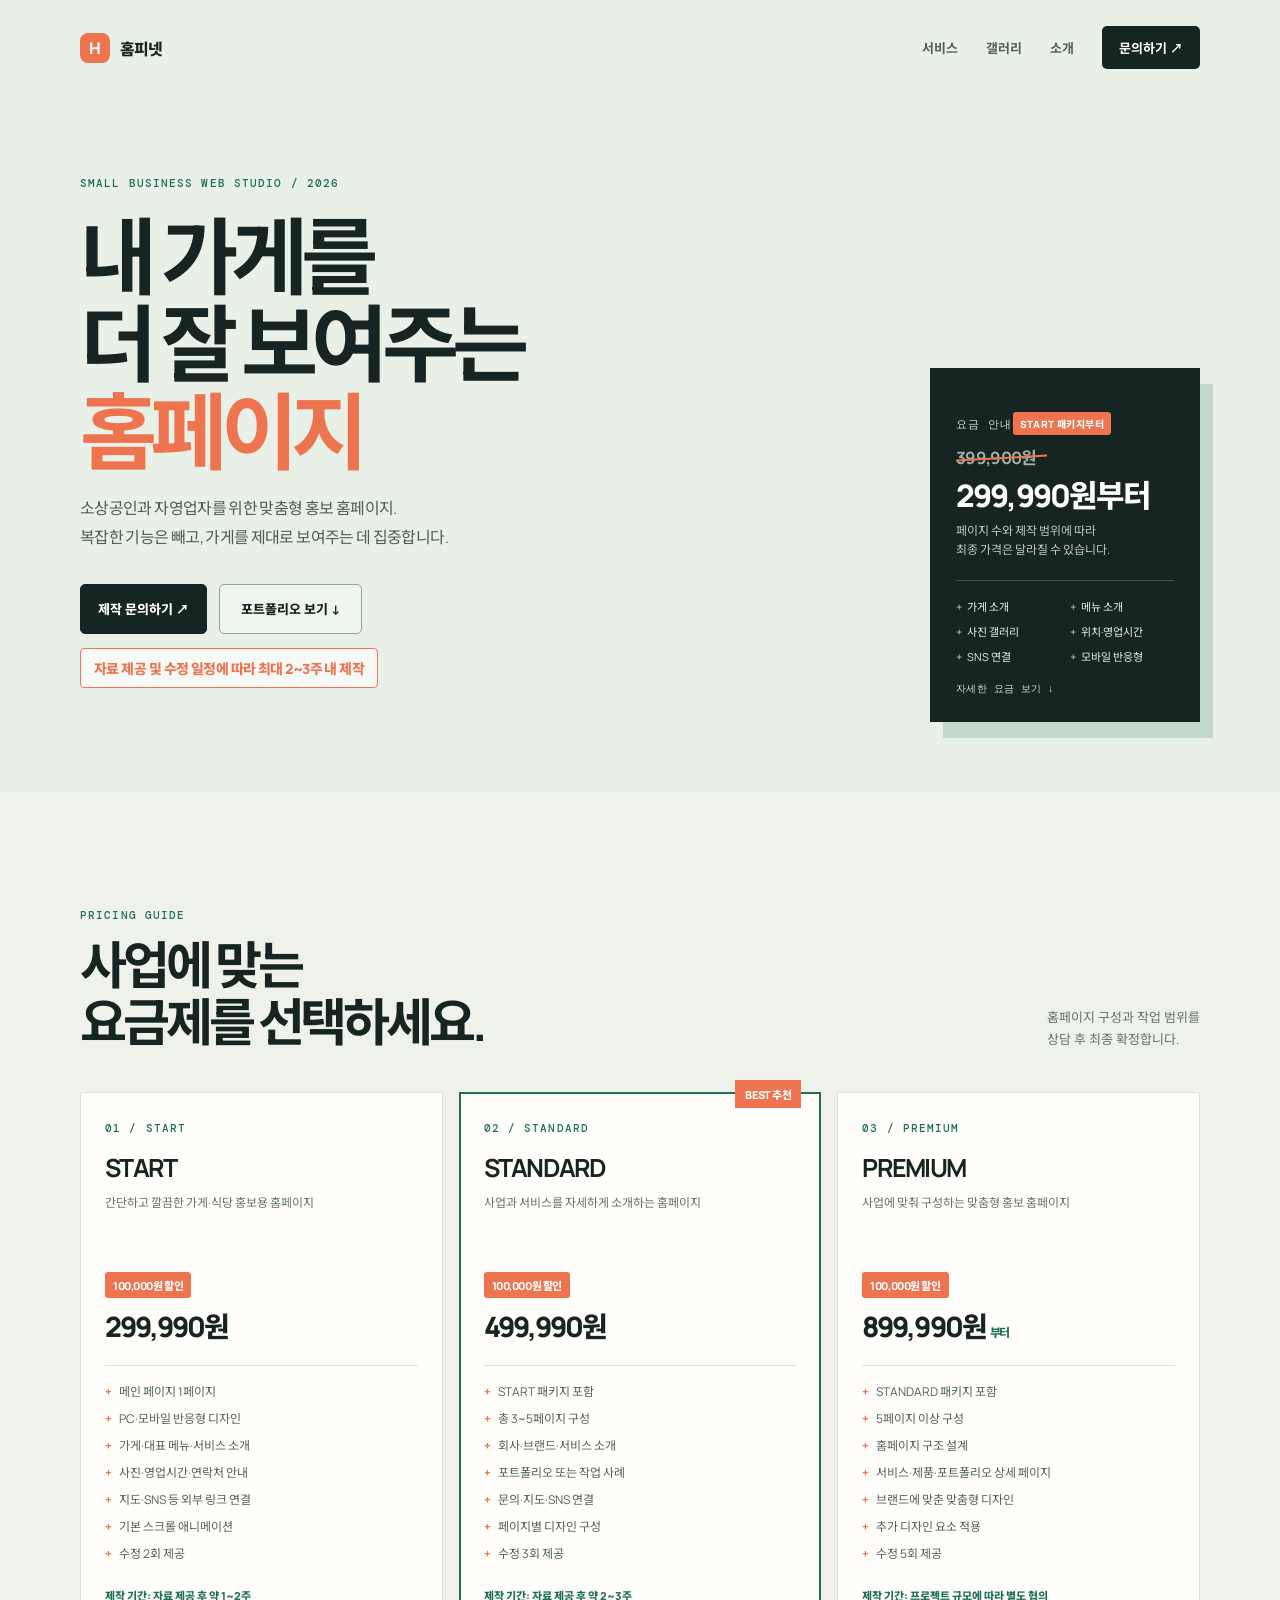
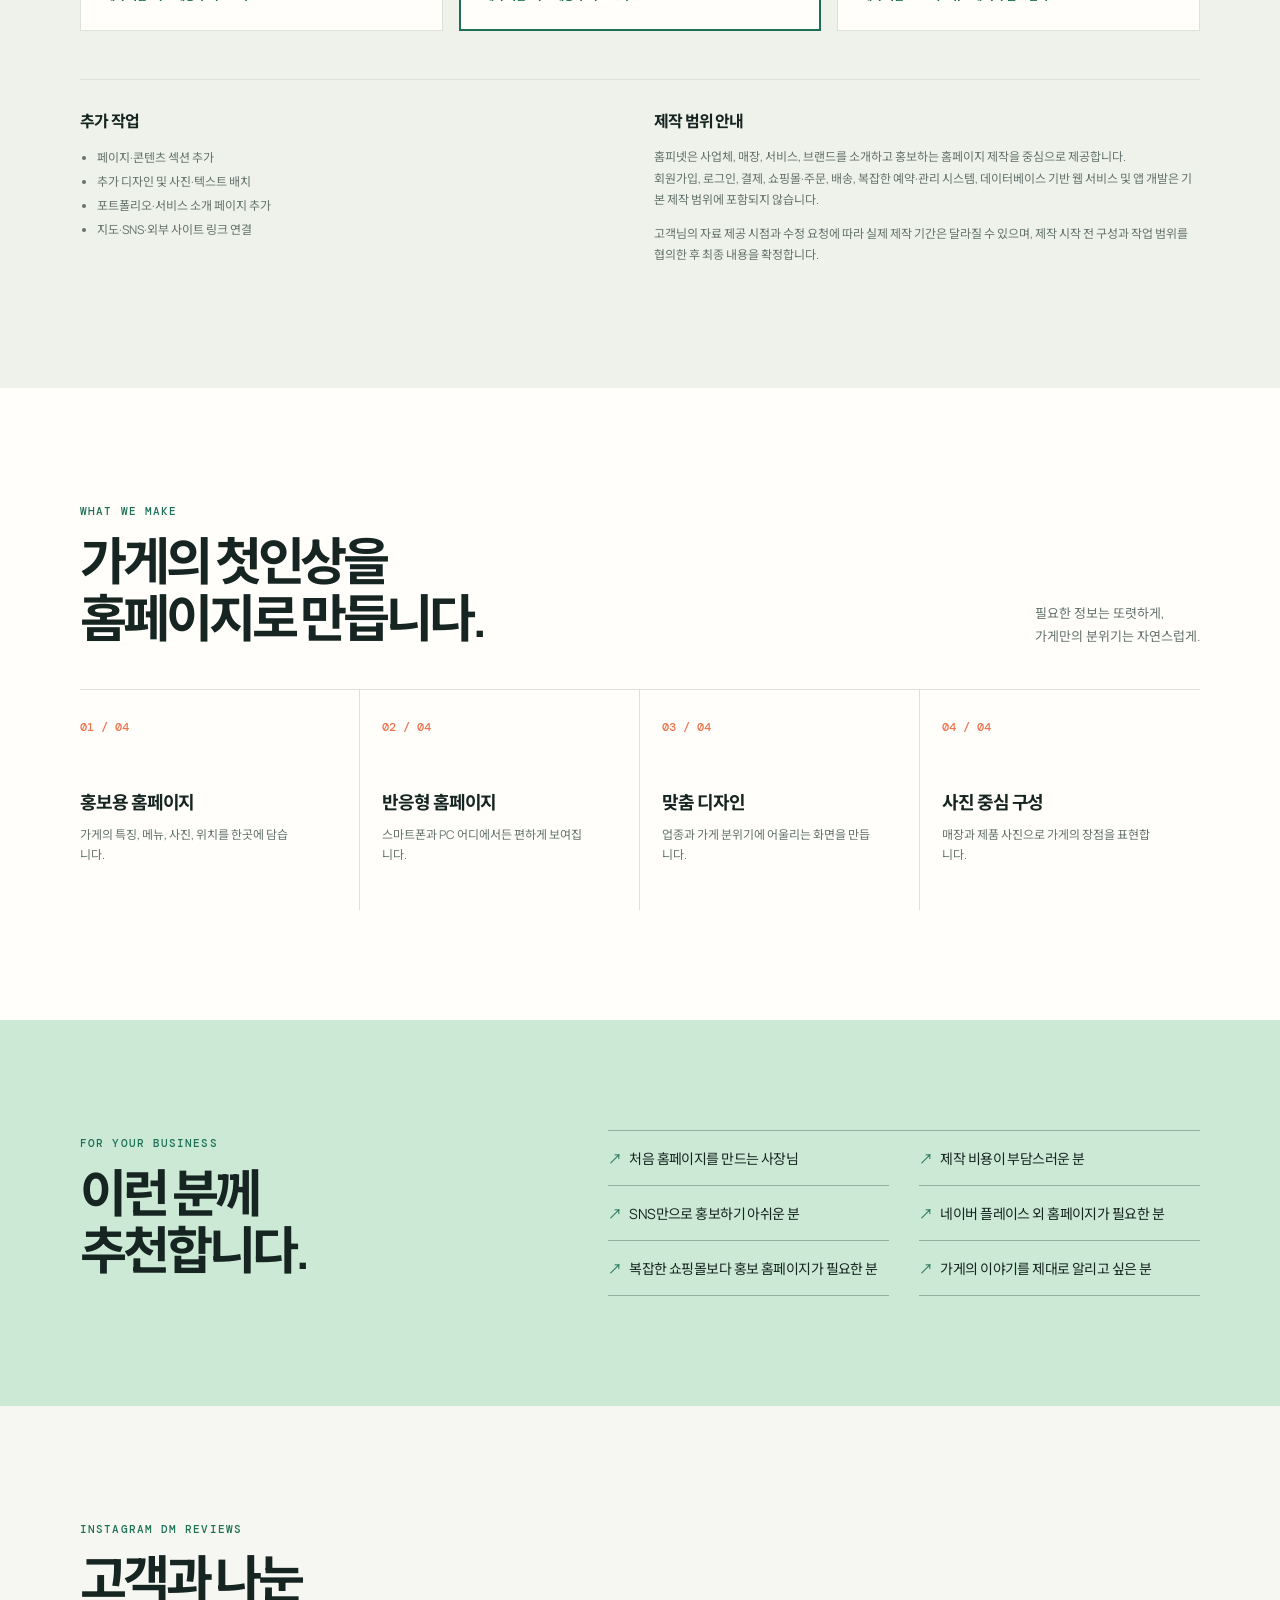
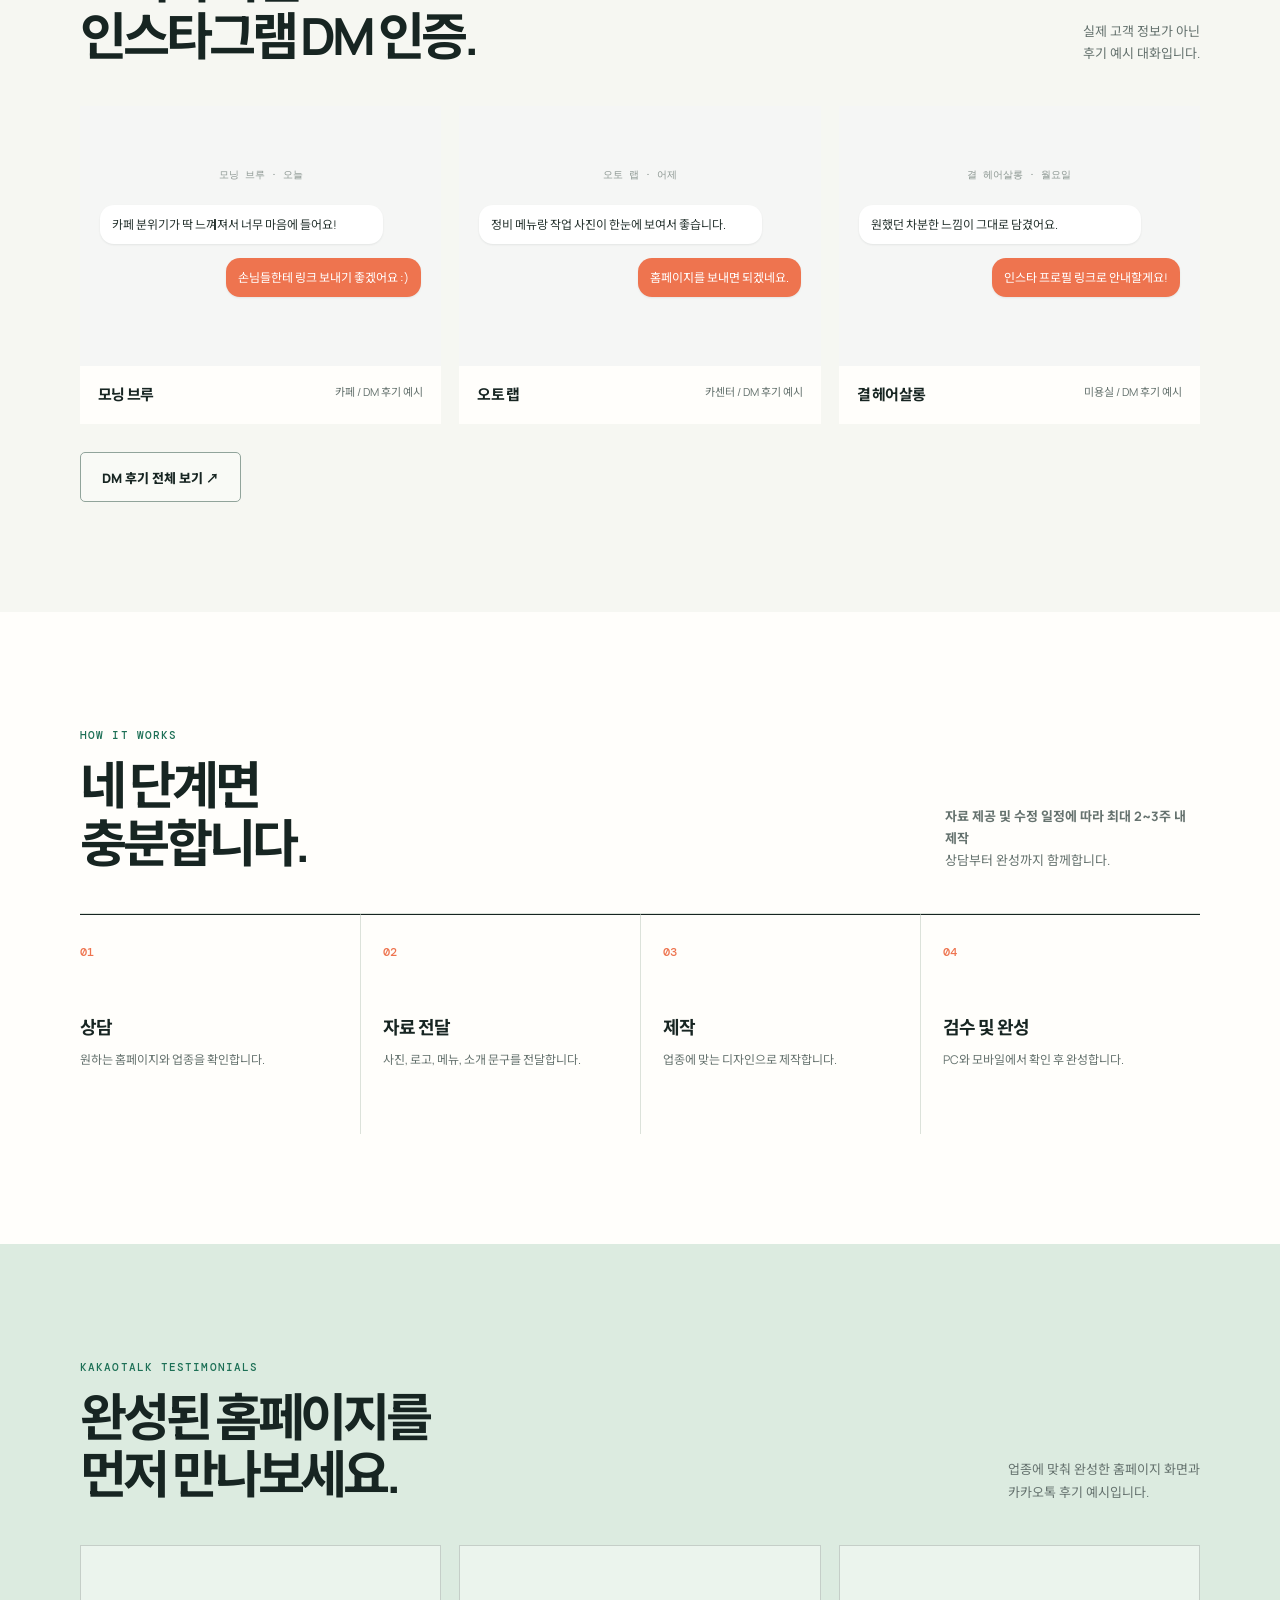
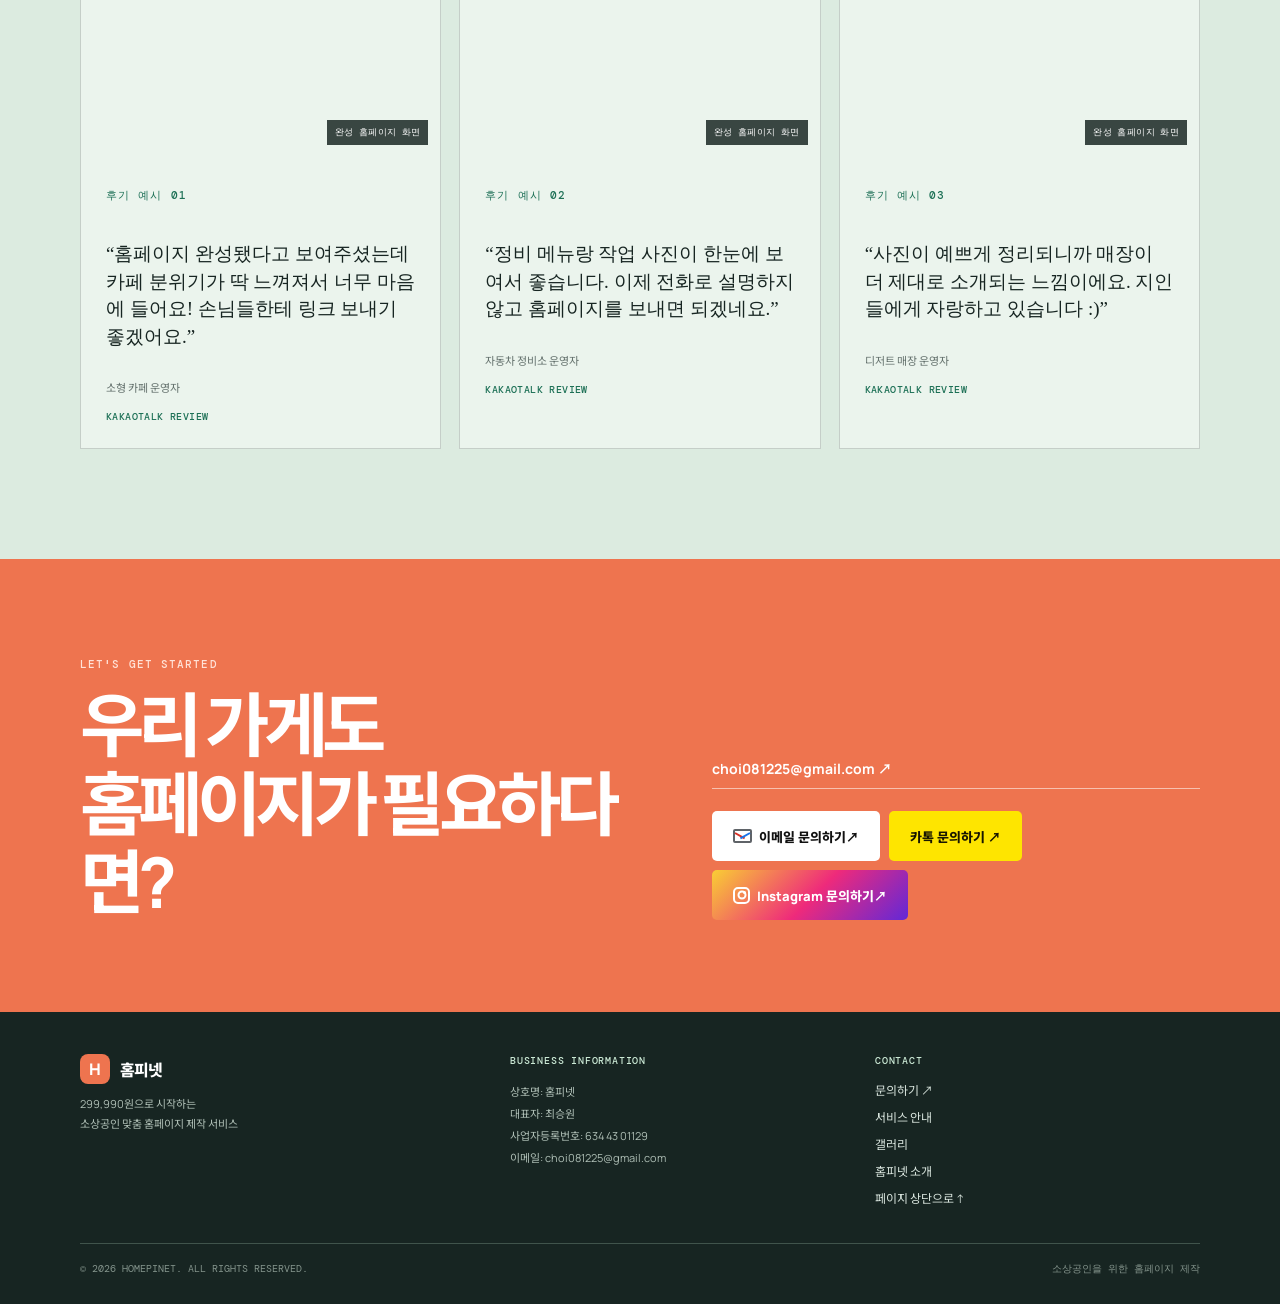
<file: index.html>
<!DOCTYPE html>
<html lang="ko">
<head>
  <meta charset="UTF-8">
  <meta name="viewport" content="width=device-width, initial-scale=1.0">
  <meta name="description" content="소상공인을 위한 맞춤형 홈페이지 제작 서비스 홈피넷">
  <title>홈피넷 | 가게를 더 잘 보여주는 홈페이지</title>
  <link rel="preconnect" href="https://fonts.googleapis.com">
  <link rel="preconnect" href="https://fonts.gstatic.com" crossorigin>
  <link href="https://fonts.googleapis.com/css2?family=DM+Mono:wght@400;500&family=Manrope:wght@500;700;800&family=Noto+Sans+KR:wght@400;600;700;800&display=swap" rel="stylesheet">
  <style>
    :root { --ink:#172522; --muted:#65726e; --paper:#f6f7f2; --mint:#cbe9d5; --green:#1d7056; --orange:#ee744f; --line:#dce2da; }
    * { box-sizing:border-box; }
    html { scroll-behavior:smooth; }
    html, body { min-height:100%; background:var(--paper); }
    body { margin:0; overflow-x:hidden; color:var(--ink); background:var(--paper); font-family:Manrope,"Noto Sans KR",sans-serif; }
    a { color:inherit; text-decoration:none; }
    .wrap { width:min(1120px,calc(100% - 48px)); margin:auto; }
    .eyebrow { color:var(--green); font:500 11px "DM Mono",monospace; letter-spacing:.1em; text-transform:uppercase; }
    header { position:absolute; z-index:2; width:100%; padding:26px 0; }
    nav { display:flex; align-items:center; justify-content:space-between; }
    .logo { display:flex; align-items:center; gap:10px; font-weight:800; letter-spacing:-.06em; }
    .logo-mark { display:grid; width:30px; height:30px; place-items:center; border-radius:8px; color:#fff; background:var(--orange); }
    .nav-links { display:flex; align-items:center; gap:28px; color:#53615d; font-size:13px; font-weight:700; }
    .nav-cta, .button.dark { padding:12px 17px; border-radius:5px; color:#fff; background:var(--ink); }
    .hero { position:relative; min-height:720px; overflow:hidden; padding:170px 0 90px; background:#e8f0e8 url("https://images.unsplash.com/photo-1556742049-0cfed4f6a45d?auto=format&fit=crop&w=2000&q=85") center/cover; }
    .hero::before { position:absolute; inset:0; background:linear-gradient(90deg,rgba(232,240,232,.96),rgba(232,240,232,.72) 55%,rgba(232,240,232,.2)); content:""; }
    .hero-content { position:relative; max-width:670px; }
    h1,h2,h3,p { margin-top:0; }
    h1 { max-width:620px; margin:20px 0; font-size:clamp(48px,7vw,84px); line-height:1.04; letter-spacing:-.08em; }
    h1 em { color:var(--orange); font-style:normal; }
    .hero-copy { max-width:510px; color:#4d5e57; font-size:16px; line-height:1.8; letter-spacing:-.04em; }
    .delivery-note { display:inline-block; margin-top:14px; padding:9px 13px; border:1px solid var(--orange); border-radius:4px; background:rgba(255,255,255,.62); color:var(--orange); font-size:14px; font-weight:800; letter-spacing:-.04em; }
    .actions { display:flex; gap:12px; margin-top:32px; }
    .button { display:inline-flex; min-height:50px; align-items:center; justify-content:center; padding:0 21px; border:1px solid var(--ink); border-radius:5px; font-size:13px; font-weight:800; transition:transform .2s; }
    .button:hover { transform:translateY(-2px); }
    .button.light { border-color:#91a49b; background:rgba(255,255,255,.3); }
    .price-card { position:absolute; right:max(24px,calc((100% - 1120px)/2)); bottom:70px; width:270px; padding:26px; color:#fff; background:var(--ink); box-shadow:13px 16px 0 rgba(29,112,86,.18); }
    .price-card .eyebrow { color:var(--mint); }
    .discount-label { display:inline-block; margin-top:18px; padding:4px 7px; border-radius:3px; color:#fff; background:var(--orange); font-size:10px; font-weight:800; letter-spacing:.04em; }
    .original-price { position:relative; display:block; margin-top:9px; color:#9eafa6; font-size:17px; font-weight:700; letter-spacing:-.04em; }
    .original-price::after { position:absolute; top:50%; left:0; width:91px; height:2px; background:var(--orange); content:""; transform:rotate(-3deg); }
    .price { display:block !important; visibility:visible !important; opacity:1 !important; margin:8px 0 7px; color:#fff !important; white-space:nowrap; font-size:31px; font-weight:800; line-height:1.2; letter-spacing:-.06em; }
    .price small { color:var(--mint); font-size:14px; }
    .price-card p { margin-bottom:20px; color:#b9c9c0; font-size:12px; line-height:1.6; }
    .price-list { display:grid; grid-template-columns:1fr 1fr; gap:9px; margin:0; padding:17px 0 0; border-top:1px solid #3e544b; color:#e2eee6; font-size:11px; list-style:none; }
    .price-list li::before { margin-right:5px; color:var(--mint); content:"+"; }
    .price-card-link { display:block; color:inherit; transition:transform .2s,box-shadow .2s; }
    .price-card-link:hover { color:inherit; transform:translateY(-3px); box-shadow:13px 19px 0 rgba(29,112,86,.2); }
    .price-card-link:focus-visible { outline:3px solid var(--mint); outline-offset:5px; }
    .price-card-hint { display:block; margin-top:18px; color:var(--mint); font:500 10px "DM Mono",monospace; letter-spacing:.04em; }
    section { padding:110px 0; }
    .section-head { display:flex; align-items:end; justify-content:space-between; margin-bottom:42px; }
    h2 { margin:12px 0 0; font-size:clamp(32px,4vw,52px); line-height:1.12; letter-spacing:-.08em; }
    .section-head > p { max-width:255px; margin:0; color:var(--muted); font-size:13px; line-height:1.7; }
    .services, .process { background:#fffefb; }
    .service-grid, .process-grid { display:grid; grid-template-columns:repeat(4,1fr); border-top:1px solid var(--line); }
    .service, .step { min-height:220px; padding:24px 22px 20px 0; border-right:1px solid var(--line); }
    .service:not(:first-child), .step:not(:first-child) { padding-left:22px; }
    .service:last-child { border-right:0; }
    .index { color:var(--orange); font:500 12px "DM Mono",monospace; }
    .service h3, .step h3 { margin:52px 0 11px; font-size:18px; letter-spacing:-.06em; }
    .service p, .step p { max-width:210px; margin:0; color:var(--muted); font-size:12px; line-height:1.7; }
    .audience { background:var(--mint); }
    .audience-layout { display:grid; grid-template-columns:.85fr 1.15fr; gap:90px; }
    .audience-list { display:grid; grid-template-columns:1fr 1fr; gap:0 30px; margin:0; padding:0; border-top:1px solid rgba(23,37,34,.3); list-style:none; }
    .audience-list li { padding:17px 0; border-bottom:1px solid rgba(23,37,34,.3); font-size:14px; letter-spacing:-.04em; }
    .audience-list li::before { margin-right:8px; color:var(--green); content:"↗"; }
    .pricing { background:#eef2ea; }
    .pricing-grid { display:grid; grid-template-columns:repeat(auto-fit,minmax(min(100%,280px),1fr)); gap:16px; }
    .pricing-card { position:relative; min-width:0; display:flex; flex-direction:column; padding:28px 24px 25px; border:1px solid var(--line); background:#fffefb; transition:transform .22s ease, box-shadow .22s ease, border-color .22s ease; }
    .pricing-card:hover, .pricing-card:focus-within { border-color:var(--green); box-shadow:8px 10px 0 rgba(29,112,86,.13); transform:translateY(-6px); }
    .pricing-card.featured { border:2px solid var(--green); padding:27px 23px 24px; }
    .pricing-card.featured::before { position:absolute; top:-14px; right:18px; padding:6px 10px; color:#fff; background:var(--orange); content:"BEST 추천"; font-size:11px; font-weight:800; letter-spacing:-.04em; }
    .pricing-card h3 { margin:15px 0 8px; font-size:25px; letter-spacing:-.07em; }
    .pricing-card > p { min-height:57px; margin-bottom:22px; color:var(--muted); font-size:12px; line-height:1.7; }
    .pricing-discount { display:inline-block; align-self:flex-start; margin-bottom:7px; padding:5px 8px; border-radius:3px; color:#fff; background:var(--orange); font-size:11px; font-weight:800; letter-spacing:-.04em; }
    .pricing-price { margin-bottom:20px; font-size:28px; font-weight:800; letter-spacing:-.07em; }
    .pricing-price small { color:var(--green); font-size:12px; }
    .pricing-features { display:grid; gap:9px; margin:0; padding:17px 0 0; border-top:1px solid var(--line); color:#53615d; font-size:12px; line-height:1.5; list-style:none; }
    .pricing-features li::before { margin-right:7px; color:var(--orange); content:"+"; font-weight:800; }
    .pricing-meta { margin-top:auto; padding-top:24px; color:var(--green); font-size:11px; font-weight:800; line-height:1.6; }
    .pricing-notes { display:grid; grid-template-columns:1fr 1fr; gap:28px; margin-top:48px; padding-top:28px; border-top:1px solid var(--line); }
    .pricing-notes h3 { margin-bottom:14px; font-size:16px; letter-spacing:-.05em; }
    .pricing-notes ul { margin:0; padding-left:17px; color:var(--muted); font-size:12px; line-height:2; }
    .pricing-notes > div:first-child li:last-child { display:none; }
    .pricing-notes p { color:var(--muted); font-size:12px; line-height:1.8; }
    .portfolio-grid, .review-grid { display:grid; grid-template-columns:repeat(3,1fr); gap:18px; }
    .portfolio-link { margin-top:28px; }
    .work { overflow:hidden; background:#fffefb; }
    .work-image { aspect-ratio:1.22; background:center/cover; }
    .dm-preview { display:flex; min-height:260px; flex-direction:column; justify-content:center; padding:24px 20px; background:#f5f6f5; }
    .dm-preview .dm-title { margin-bottom:16px; color:#8b9691; text-align:center; font:10px 'DM Mono',monospace; }
    .dm-preview p { max-width:88%; margin:7px 0; padding:10px 12px; border-radius:14px; color:#273430; background:#fff; font-size:12px; line-height:1.6; box-shadow:0 1px 2px rgba(23,37,34,.08); }
    .dm-preview p:last-child { align-self:flex-end; color:#fff; background:var(--orange); }
    .work:nth-child(1) .work-image { background-image:url("https://images.unsplash.com/photo-1495474472287-4d71bcdd2085?auto=format&fit=crop&w=1000&q=85"); }
    .work:nth-child(2) .work-image { background-image:url("https://images.unsplash.com/photo-1487754180451-c456f719a1fc?auto=format&fit=crop&w=1000&q=85"); }
    .work:nth-child(3) .work-image { background-image:url("https://images.unsplash.com/photo-1560066984-138dadb4c035?auto=format&fit=crop&w=1000&q=85"); }
    .work-info { display:flex; justify-content:space-between; padding:17px 18px 19px; }
    .work-info strong { font-size:15px; letter-spacing:-.05em; } .work-info span { color:var(--muted); font-size:11px; }
    .step { border-top:1px solid var(--ink); border-right:0; } .step:not(:first-child) { border-left:1px solid var(--line); }
    .reviews { background:#dcebe0; }
    .review { overflow:hidden; border:1px solid rgba(23,37,34,.18); background:rgba(255,255,255,.42); }
    .review-image { position:relative; aspect-ratio:1.7; background:center/cover; }
    .review-image::after { position:absolute; right:12px; bottom:12px; padding:6px 8px; color:#fff; background:rgba(23,37,34,.84); font:500 9px "DM Mono",monospace; letter-spacing:.04em; content:"완성 홈페이지 화면"; }
    .review:nth-child(1) .review-image { background-image:url("https://images.unsplash.com/photo-1495474472287-4d71bcdd2085?auto=format&fit=crop&w=1000&q=85"); }
    .review:nth-child(2) .review-image { background-image:url("https://images.unsplash.com/photo-1487754180451-c456f719a1fc?auto=format&fit=crop&w=1000&q=85"); }
    .review:nth-child(3) .review-image { background-image:url("https://images.unsplash.com/photo-1551024506-0bccd828d307?auto=format&fit=crop&w=1000&q=85"); }
    .review-copy { padding:25px; } .review-channel { display:block; margin-top:13px; color:var(--green); font:500 10px "DM Mono",monospace; letter-spacing:.04em; }
    blockquote { margin:36px 0 25px; font-family:Georgia,serif; font-size:19px; line-height:1.45; }
    cite { color:var(--muted); font-size:11px; font-style:normal; }
    .contact { padding:92px 0; color:#fff; background:var(--orange); }
    .contact-inner { display:flex; align-items:end; justify-content:space-between; gap:40px; }
    .contact .eyebrow { color:#ffe2d8; } .contact h2 { font-size:clamp(38px,6vw,70px); }
    .contact-right { min-width:270px; } .contact-email { display:block; margin-bottom:22px; padding-bottom:10px; border-bottom:1px solid rgba(255,255,255,.55); font-size:14px; font-weight:700; }
    .contact-buttons { display:flex; flex-wrap:wrap; gap:9px; } .contact .button { border:0; background:#fff; } .contact .button.email { color:#111; } .contact .button.kakao { color:#181600; background:#fee500; } .contact .button.instagram { color:#fff; background:linear-gradient(135deg,#f9ce34,#ee2a7b 52%,#6228d7); } .instagram-icon { position:relative; display:inline-block; width:17px; height:17px; margin-right:7px; border:2px solid currentColor; border-radius:5px; } .instagram-icon::before { position:absolute; top:50%; left:50%; width:5px; height:5px; border:2px solid currentColor; border-radius:50%; content:""; transform:translate(-50%,-50%); } .instagram-icon::after { position:absolute; top:2px; right:2px; width:3px; height:3px; border-radius:50%; background:currentColor; content:""; } .gmail-icon { position:relative; display:inline-block; width:19px; height:14px; margin-right:7px; border:2px solid #5f6368; border-radius:2px; } .gmail-icon::before, .gmail-icon::after { position:absolute; top:1px; width:11px; height:2px; content:""; } .gmail-icon::before { left:0; background:#d93025; transform:rotate(29deg); transform-origin:left center; } .gmail-icon::after { right:0; background:#1a73e8; transform:rotate(-29deg); transform-origin:right center; }
    footer { padding:42px 0 28px; color:#fff; background:var(--ink); } footer p { margin:10px 0 0; color:#aebeb5; font-size:11px; line-height:1.8; } .footer-top { display:grid; grid-template-columns:1.2fr 1fr 1fr; gap:40px; padding-bottom:36px; border-bottom:1px solid #40544c; } .footer-heading { display:block; margin-bottom:14px; color:var(--mint); font:500 10px "DM Mono",monospace; letter-spacing:.08em; text-transform:uppercase; } .footer-info { margin:0; color:#aebeb5; font-size:11px; line-height:2; } .footer-links { display:grid; gap:9px; color:#d9e5de; font-size:12px; } .footer-links a:hover { color:var(--mint); } .footer-mail { color:var(--mint); font-size:12px; } .footer-bottom { display:flex; justify-content:space-between; padding-top:18px; color:#84948c; font:10px "DM Mono",monospace; }
    @media (max-width:800px) { .wrap{width:min(calc(100% - 36px),600px)} .nav-links a:not(.nav-cta){display:none} .hero{min-height:850px;padding-top:125px;background-position:65% center} .hero::before{background:linear-gradient(180deg,rgba(232,240,232,.95) 10%,rgba(232,240,232,.72) 55%,rgba(232,240,232,.94))} .actions{flex-wrap:wrap}.button{max-width:100%;} .price-card{position:relative;right:auto;bottom:auto;width:100%;margin-top:52px} section{padding:80px 0} .section-head{display:block;margin-bottom:30px}.section-head>p{margin-top:16px}.service-grid,.process-grid{grid-template-columns:1fr 1fr}.service,.service:not(:first-child){min-height:205px;padding:20px 14px 18px 0}.service:nth-child(2n){padding-left:14px;border-right:0}.service:nth-child(n+3){border-top:1px solid var(--line)}.audience-layout{display:block}.audience-list{margin-top:40px}.pricing-grid{grid-template-columns:1fr;gap:12px}.pricing-card{padding:24px 20px 22px}.pricing-card.featured{padding:23px 19px 21px}.pricing-card>p{min-height:0}.pricing-notes{grid-template-columns:1fr;gap:22px;margin-top:36px}.portfolio-grid,.review-grid{grid-template-columns:1fr;gap:12px}.step,.step:not(:first-child){min-height:190px;padding:19px 12px 0 0}.step:nth-child(2n){padding-left:12px}.step:nth-child(n+3){border-top:1px solid var(--ink)}.contact-inner{display:block}.contact-right{margin-top:36px}.footer-top,.footer-bottom{display:block}.footer-top>div+div{margin-top:28px}.footer-bottom span{display:block;margin-top:9px} }
  </style>
  <link rel="stylesheet" href="responsive.css">
</head>
<body>
  <header><nav class="wrap" aria-label="주요 메뉴"><a class="logo" href="index.html"><span class="logo-mark">H</span>홈피넷</a><div class="nav-links"><a href="service.html">서비스</a><a href="gallery.html">갤러리</a><a href="about.html">소개</a><a class="nav-cta" href="contact.html">문의하기 ↗</a></div></nav></header>
  <main id="top">
    <section class="hero"><div class="wrap"><div class="hero-content"><span class="eyebrow">Small business web studio / 2026</span><h1>내 가게를<br>더 잘 보여주는<br><em>홈페이지</em></h1><p class="hero-copy">소상공인과 자영업자를 위한 맞춤형 홍보 홈페이지.<br>복잡한 기능은 빼고, 가게를 제대로 보여주는 데 집중합니다.</p><div class="actions"><a class="button dark" href="mailto:choi081225@gmail.com?subject=홈페이지 제작 문의">제작 문의하기 ↗</a><a class="button light" href="#portfolio">포트폴리오 보기 ↓</a></div><p class="delivery-note">자료 제공 및 수정 일정에 따라 최대 2~3주 내 제작</p></div><a class="price-card price-card-link" href="#pricing" aria-label="요금 안내 자세히 보기"><span class="eyebrow">요금 안내</span><span class="discount-label">START 패키지부터</span><span class="original-price">399,900원</span><div class="price">299,990원부터</div><p>페이지 수와 제작 범위에 따라<br>최종 가격은 달라질 수 있습니다.</p><ul class="price-list"><li>가게 소개</li><li>메뉴 소개</li><li>사진 갤러리</li><li>위치·영업시간</li><li>SNS 연결</li><li>모바일 반응형</li></ul><span class="price-card-hint">자세한 요금 보기 ↓</span></a></div></section>
    <section class="pricing" id="pricing"><div class="wrap"><div class="section-head"><div><span class="eyebrow">Pricing guide</span><h2>사업에 맞는<br>요금제를 선택하세요.</h2></div><p>홈페이지 구성과 작업 범위를<br>상담 후 최종 확정합니다.</p></div><div class="pricing-grid"><article class="pricing-card"><span class="eyebrow">01 / START</span><h3>START</h3><p>간단하고 깔끔한 가게·식당 홍보용 홈페이지</p><span class="pricing-discount">100,000원 할인</span><div class="pricing-price">299,990원</div><ul class="pricing-features"><li>메인 페이지 1페이지</li><li>PC·모바일 반응형 디자인</li><li>가게·대표 메뉴·서비스 소개</li><li>사진·영업시간·연락처 안내</li><li>지도·SNS 등 외부 링크 연결</li><li>기본 스크롤 애니메이션</li><li>수정 2회 제공</li></ul><div class="pricing-meta">제작 기간: 자료 제공 후 약 1~2주</div></article><article class="pricing-card featured"><span class="eyebrow">02 / STANDARD</span><h3>STANDARD</h3><p>사업과 서비스를 자세하게 소개하는 홈페이지</p><span class="pricing-discount">100,000원 할인</span><div class="pricing-price">499,990원</div><ul class="pricing-features"><li>START 패키지 포함</li><li>총 3~5페이지 구성</li><li>회사·브랜드·서비스 소개</li><li>포트폴리오 또는 작업 사례</li><li>문의·지도·SNS 연결</li><li>페이지별 디자인 구성</li><li>수정 3회 제공</li></ul><div class="pricing-meta">제작 기간: 자료 제공 후 약 2~3주</div></article><article class="pricing-card"><span class="eyebrow">03 / PREMIUM</span><h3>PREMIUM</h3><p>사업에 맞춰 구성하는 맞춤형 홍보 홈페이지</p><span class="pricing-discount">100,000원 할인</span><div class="pricing-price">899,990원 <small>부터</small></div><ul class="pricing-features"><li>STANDARD 패키지 포함</li><li>5페이지 이상 구성</li><li>홈페이지 구조 설계</li><li>서비스·제품·포트폴리오 상세 페이지</li><li>브랜드에 맞춘 맞춤형 디자인</li><li>추가 디자인 요소 적용</li><li>수정 5회 제공</li></ul><div class="pricing-meta">제작 기간: 프로젝트 규모에 따라 별도 협의</div></article></div><div class="pricing-notes"><div><h3>추가 작업</h3><ul><li>페이지·콘텐츠 섹션 추가</li><li>추가 디자인 및 사진·텍스트 배치</li><li>포트폴리오·서비스 소개 페이지 추가</li><li>지도·SNS·외부 사이트 링크 연결</li><li>도메인 및 호스팅 연결 지원</li></ul></div><div><h3>제작 범위 안내</h3><p>홈피넷은 사업체, 매장, 서비스, 브랜드를 소개하고 홍보하는 홈페이지 제작을 중심으로 제공합니다.<br>회원가입, 로그인, 결제, 쇼핑몰·주문, 배송, 복잡한 예약·관리 시스템, 데이터베이스 기반 웹 서비스 및 앱 개발은 기본 제작 범위에 포함되지 않습니다.</p><p>고객님의 자료 제공 시점과 수정 요청에 따라 실제 제작 기간은 달라질 수 있으며, 제작 시작 전 구성과 작업 범위를 협의한 후 최종 내용을 확정합니다.</p></div></div></div></section>
    <section class="services" id="service"><div class="wrap"><div class="section-head"><div><span class="eyebrow">What we make</span><h2>가게의 첫인상을<br>홈페이지로 만듭니다.</h2></div><p>필요한 정보는 또렷하게,<br>가게만의 분위기는 자연스럽게.</p></div><div class="service-grid"><article class="service"><span class="index">01 / 04</span><h3>홍보용 홈페이지</h3><p>가게의 특징, 메뉴, 사진, 위치를 한곳에 담습니다.</p></article><article class="service"><span class="index">02 / 04</span><h3>반응형 홈페이지</h3><p>스마트폰과 PC 어디에서든 편하게 보여집니다.</p></article><article class="service"><span class="index">03 / 04</span><h3>맞춤 디자인</h3><p>업종과 가게 분위기에 어울리는 화면을 만듭니다.</p></article><article class="service"><span class="index">04 / 04</span><h3>사진 중심 구성</h3><p>매장과 제품 사진으로 가게의 장점을 표현합니다.</p></article></div></div></section>
    <section class="audience"><div class="wrap audience-layout"><div><span class="eyebrow">For your business</span><h2>이런 분께<br>추천합니다.</h2></div><ul class="audience-list"><li>처음 홈페이지를 만드는 사장님</li><li>제작 비용이 부담스러운 분</li><li>SNS만으로 홍보하기 아쉬운 분</li><li>네이버 플레이스 외 홈페이지가 필요한 분</li><li>복잡한 쇼핑몰보다 홍보 홈페이지가 필요한 분</li><li>가게의 이야기를 제대로 알리고 싶은 분</li></ul></div></section>
    <section id="portfolio"><div class="wrap"><div class="section-head"><div><span class="eyebrow">Instagram DM reviews</span><h2>고객과 나눈<br>인스타그램 DM 인증.</h2></div><p>실제 고객 정보가 아닌<br>후기 예시 대화입니다.</p></div><div class="portfolio-grid"><article class="work"><div class="dm-preview"><span class="dm-title">모닝 브루 · 오늘</span><p>카페 분위기가 딱 느껴져서 너무 마음에 들어요!</p><p>손님들한테 링크 보내기 좋겠어요 :)</p></div><div class="work-info"><strong>모닝 브루</strong><span>카페 / DM 후기 예시</span></div></article><article class="work"><div class="dm-preview"><span class="dm-title">오토 랩 · 어제</span><p>정비 메뉴랑 작업 사진이 한눈에 보여서 좋습니다.</p><p>홈페이지를 보내면 되겠네요.</p></div><div class="work-info"><strong>오토 랩</strong><span>카센터 / DM 후기 예시</span></div></article><article class="work"><div class="dm-preview"><span class="dm-title">결 헤어살롱 · 월요일</span><p>원했던 차분한 느낌이 그대로 담겼어요.</p><p>인스타 프로필 링크로 안내할게요!</p></div><div class="work-info"><strong>결 헤어살롱</strong><span>미용실 / DM 후기 예시</span></div></article></div><a class="button light portfolio-link" href="gallery.html">DM 후기 전체 보기 ↗</a></div></section>
    <section class="process" id="process"><div class="wrap"><div class="section-head"><div><span class="eyebrow">How it works</span><h2>네 단계면<br>충분합니다.</h2></div><p><strong>자료 제공 및 수정 일정에 따라 최대 2~3주 내 제작</strong><br>상담부터 완성까지 함께합니다.</p></div><div class="process-grid"><article class="step"><span class="index">01</span><h3>상담</h3><p>원하는 홈페이지와 업종을 확인합니다.</p></article><article class="step"><span class="index">02</span><h3>자료 전달</h3><p>사진, 로고, 메뉴, 소개 문구를 전달합니다.</p></article><article class="step"><span class="index">03</span><h3>제작</h3><p>업종에 맞는 디자인으로 제작합니다.</p></article><article class="step"><span class="index">04</span><h3>검수 및 완성</h3><p>PC와 모바일에서 확인 후 완성합니다.</p></article></div></div></section>
    <section class="reviews"><div class="wrap"><div class="section-head"><div><span class="eyebrow">KakaoTalk testimonials</span><h2>완성된 홈페이지를<br>먼저 만나보세요.</h2></div><p>업종에 맞춰 완성한 홈페이지 화면과<br>카카오톡 후기 예시입니다.</p></div><div class="review-grid"><article class="review"><div class="review-image" role="img" aria-label="카페 홈페이지 완성 화면에 활용된 따뜻한 카페 사진"></div><div class="review-copy"><span class="eyebrow">후기 예시 01</span><blockquote>“홈페이지 완성됐다고 보여주셨는데 카페 분위기가 딱 느껴져서 너무 마음에 들어요! 손님들한테 링크 보내기 좋겠어요.”</blockquote><cite>소형 카페 운영자</cite><span class="review-channel">KAKAOTALK REVIEW</span></div></article><article class="review"><div class="review-image" role="img" aria-label="자동차 정비소 홈페이지 완성 화면에 활용된 정비소 사진"></div><div class="review-copy"><span class="eyebrow">후기 예시 02</span><blockquote>“정비 메뉴랑 작업 사진이 한눈에 보여서 좋습니다. 이제 전화로 설명하지 않고 홈페이지를 보내면 되겠네요.”</blockquote><cite>자동차 정비소 운영자</cite><span class="review-channel">KAKAOTALK REVIEW</span></div></article><article class="review"><div class="review-image" role="img" aria-label="디저트 홈페이지 완성 화면에 활용된 디저트 사진"></div><div class="review-copy"><span class="eyebrow">후기 예시 03</span><blockquote>“사진이 예쁘게 정리되니까 매장이 더 제대로 소개되는 느낌이에요. 지인들에게 자랑하고 있습니다 :)”</blockquote><cite>디저트 매장 운영자</cite><span class="review-channel">KAKAOTALK REVIEW</span></div></article></div></div></section>
    <section class="contact" id="contact"><div class="wrap contact-inner"><div><span class="eyebrow">Let's get started</span><h2>우리 가게도<br>홈페이지가 필요하다면?</h2></div><div class="contact-right"><a class="contact-email" href="mailto:choi081225@gmail.com?subject=홈페이지 제작 문의">choi081225@gmail.com ↗</a><div class="contact-buttons"><a class="button email" href="mailto:choi081225@gmail.com?subject=홈페이지 제작 문의"><span class="gmail-icon" aria-hidden="true"></span><span>이메일 문의하기</span> ↗</a><a class="button kakao" href="https://open.kakao.com/o/sHHHB3Ji" target="_blank" rel="noopener noreferrer">카톡 문의하기 ↗</a><a class="button instagram" href="https://www.instagram.com/homep.net_official/" target="_blank" rel="noopener noreferrer"><span class="instagram-icon" aria-hidden="true"></span><span>Instagram 문의하기</span> ↗</a></div></div></div></section>
  </main>
  <footer><div class="wrap"><div class="footer-top"><div><a class="logo" href="index.html"><span class="logo-mark">H</span>홈피넷</a><p>299,990원으로 시작하는<br>소상공인 맞춤 홈페이지 제작 서비스</p></div><div><span class="footer-heading">Business information</span><p class="footer-info">상호명: 홈피넷<br>대표자: 최승원<br>사업자등록번호: 634 43 01129<br>이메일: choi081225@gmail.com</p></div><div><span class="footer-heading">Contact</span><div class="footer-links"><a href="contact.html">문의하기 ↗</a><a href="service.html">서비스 안내</a><a href="gallery.html">갤러리</a><a href="about.html">홈피넷 소개</a><a href="index.html">페이지 상단으로 ↑</a></div></div></div><div class="footer-bottom"><span>© 2026 HOMEPINET. ALL RIGHTS RESERVED.</span><span>소상공인을 위한 홈페이지 제작</span></div></div></footer>
</body>
</html>
</file>
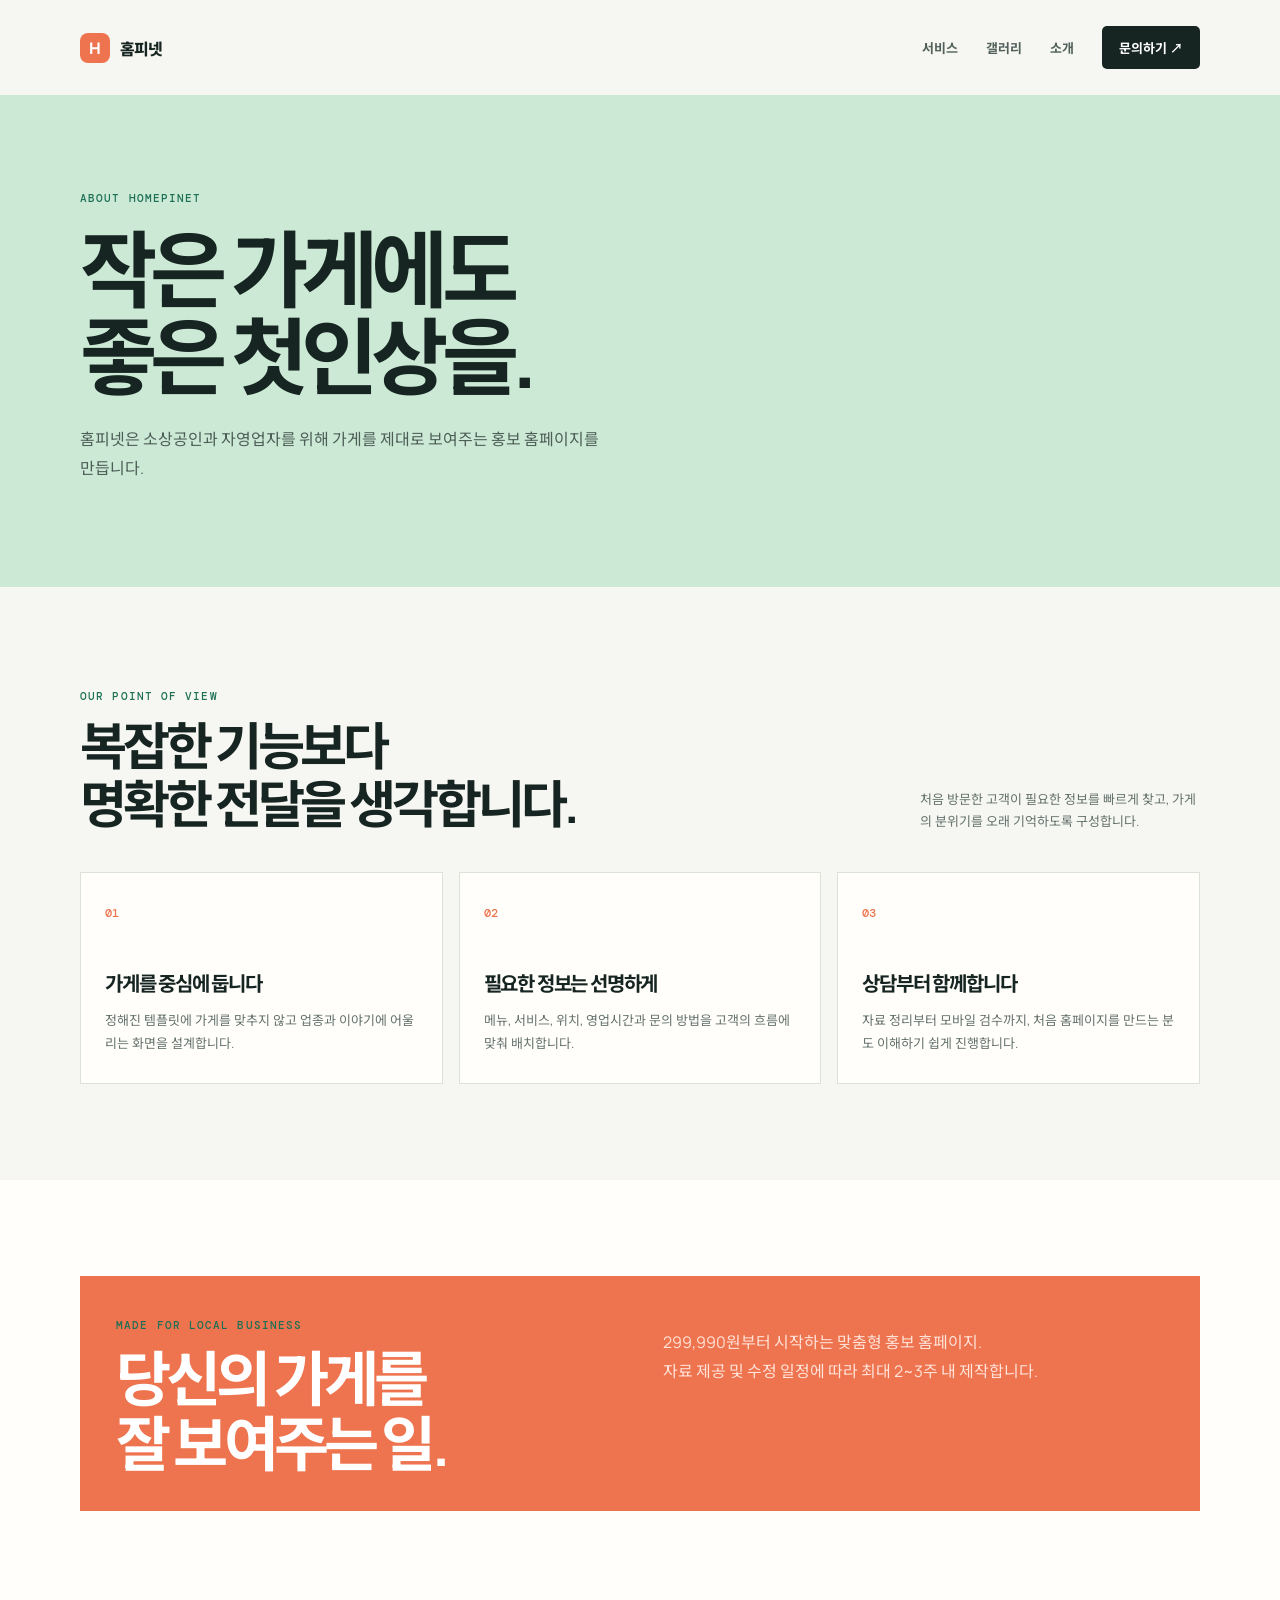
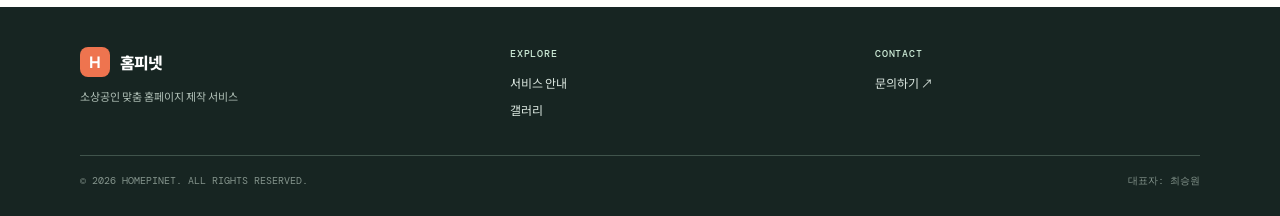
<file: about.html>
<!doctype html>
<html lang="ko"><head><meta charset="UTF-8"><meta name="viewport" content="width=device-width, initial-scale=1.0"><meta name="description" content="소상공인을 위한 홈페이지 제작 스튜디오 홈피넷 소개"><title>소개 | 홈피넷</title><link rel="preconnect" href="https://fonts.googleapis.com"><link rel="preconnect" href="https://fonts.gstatic.com" crossorigin><link href="https://fonts.googleapis.com/css2?family=DM+Mono:wght@400;500&family=Manrope:wght@500;700;800&family=Noto+Sans+KR:wght@400;600;700;800&display=swap" rel="stylesheet"><link rel="stylesheet" href="site.css"></head><body><header class="header"><nav class="nav wrap" aria-label="주요 메뉴"><a class="logo" href="index.html"><span class="logo-mark">H</span>홈피넷</a><div class="nav-links"><a href="service.html">서비스</a><a href="gallery.html">갤러리</a><a href="about.html">소개</a><a class="nav-cta" href="contact.html">문의하기 ↗</a></div></nav></header><main><section class="page-hero"><div class="wrap"><span class="eyebrow">About Homepinet</span><h1>작은 가게에도<br>좋은 첫인상을.</h1><p>홈피넷은 소상공인과 자영업자를 위해 가게를 제대로 보여주는 홍보 홈페이지를 만듭니다.</p></div></section><section class="page-main"><div class="wrap"><div class="section-head"><div><span class="eyebrow">Our point of view</span><h2>복잡한 기능보다<br>명확한 전달을 생각합니다.</h2></div><p>처음 방문한 고객이 필요한 정보를 빠르게 찾고, 가게의 분위기를 오래 기억하도록 구성합니다.</p></div><div class="grid"><article class="panel"><span class="index">01</span><h3>가게를 중심에 둡니다</h3><p>정해진 템플릿에 가게를 맞추지 않고 업종과 이야기에 어울리는 화면을 설계합니다.</p></article><article class="panel"><span class="index">02</span><h3>필요한 정보는 선명하게</h3><p>메뉴, 서비스, 위치, 영업시간과 문의 방법을 고객의 흐름에 맞춰 배치합니다.</p></article><article class="panel"><span class="index">03</span><h3>상담부터 함께합니다</h3><p>자료 정리부터 모바일 검수까지, 처음 홈페이지를 만드는 분도 이해하기 쉽게 진행합니다.</p></article></div></div></section><section class="page-main band"><div class="wrap"><div class="contact-box"><div><span class="eyebrow">Made for local business</span><h2>당신의 가게를<br>잘 보여주는 일.</h2></div><p>299,990원부터 시작하는 맞춤형 홍보 홈페이지.<br>자료 제공 및 수정 일정에 따라 최대 2~3주 내 제작합니다.</p></div></div></section></main><footer class="footer"><div class="wrap"><div class="footer-top"><div><a class="logo" href="index.html"><span class="logo-mark">H</span>홈피넷</a><p>소상공인 맞춤 홈페이지 제작 서비스</p></div><div><span class="footer-heading">Explore</span><div class="footer-links"><a href="service.html">서비스 안내</a><a href="gallery.html">갤러리</a></div></div><div><span class="footer-heading">Contact</span><a href="contact.html" class="footer-links">문의하기 ↗</a></div></div><div class="footer-bottom"><span>© 2026 HOMEPINET. ALL RIGHTS RESERVED.</span><span>대표자: 최승원</span></div></div></footer></body></html>
</file>
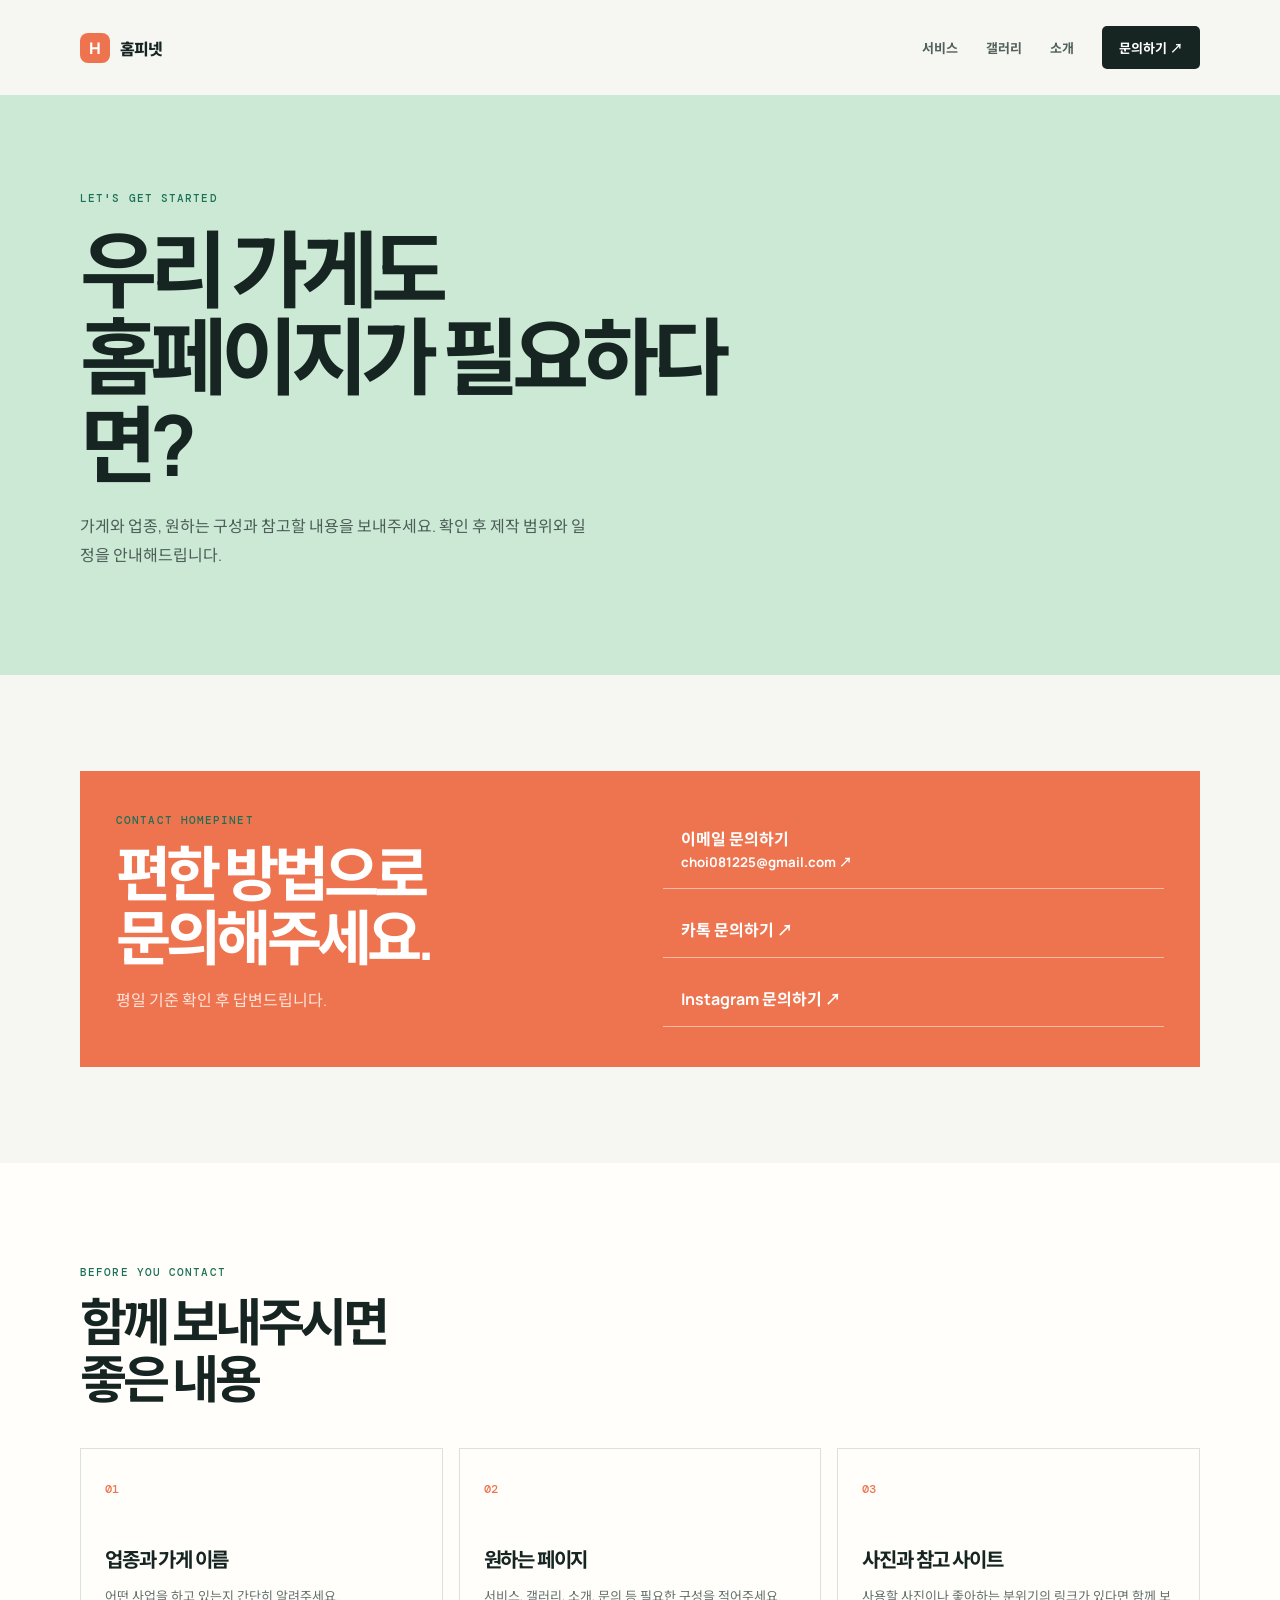
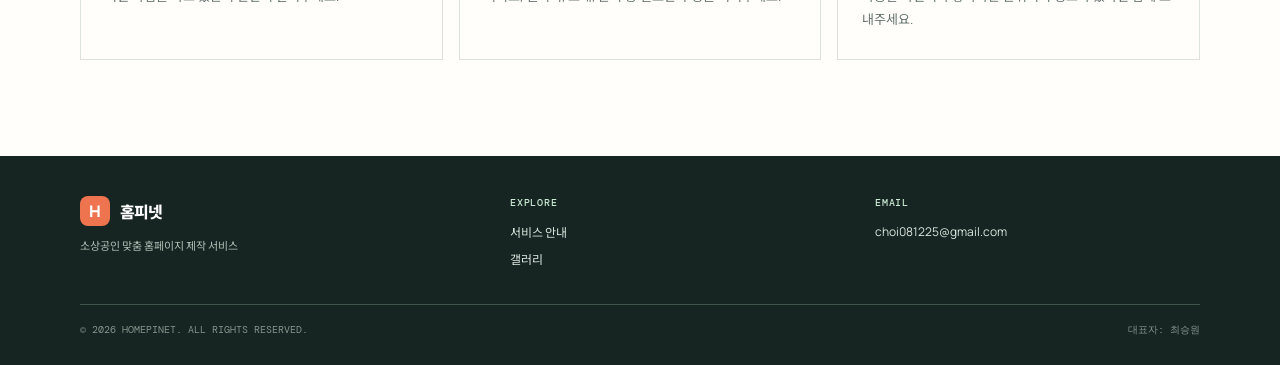
<file: contact.html>
<!doctype html>
<html lang="ko"><head><meta charset="UTF-8"><meta name="viewport" content="width=device-width, initial-scale=1.0"><meta name="description" content="홈피넷 홈페이지 제작 문의"><title>문의 | 홈피넷</title><link rel="preconnect" href="https://fonts.googleapis.com"><link rel="preconnect" href="https://fonts.gstatic.com" crossorigin><link href="https://fonts.googleapis.com/css2?family=DM+Mono:wght@400;500&family=Manrope:wght@500;700;800&family=Noto+Sans+KR:wght@400;600;700;800&display=swap" rel="stylesheet"><link rel="stylesheet" href="site.css"></head><body><header class="header"><nav class="nav wrap" aria-label="주요 메뉴"><a class="logo" href="index.html"><span class="logo-mark">H</span>홈피넷</a><div class="nav-links"><a href="service.html">서비스</a><a href="gallery.html">갤러리</a><a href="about.html">소개</a><a class="nav-cta" href="contact.html">문의하기 ↗</a></div></nav></header><main><section class="page-hero"><div class="wrap"><span class="eyebrow">Let's get started</span><h1>우리 가게도<br>홈페이지가 필요하다면?</h1><p>가게와 업종, 원하는 구성과 참고할 내용을 보내주세요. 확인 후 제작 범위와 일정을 안내해드립니다.</p></div></section><section class="page-main"><div class="wrap"><div class="contact-box"><div><span class="eyebrow">Contact homepinet</span><h2>편한 방법으로<br>문의해주세요.</h2><p>평일 기준 확인 후 답변드립니다.</p></div><div class="contact-list"><a href="mailto:choi081225@gmail.com?subject=홈페이지 제작 문의">이메일 문의하기<br><small>choi081225@gmail.com ↗</small></a><a href="https://open.kakao.com/o/sHHHB3Ji" target="_blank" rel="noopener noreferrer">카톡 문의하기 ↗</a><a href="https://www.instagram.com/homep.net_official/" target="_blank" rel="noopener noreferrer">Instagram 문의하기 ↗</a></div></div></div></section><section class="page-main band"><div class="wrap"><div class="section-head"><div><span class="eyebrow">Before you contact</span><h2>함께 보내주시면<br>좋은 내용</h2></div></div><div class="grid"><article class="panel"><span class="index">01</span><h3>업종과 가게 이름</h3><p>어떤 사업을 하고 있는지 간단히 알려주세요.</p></article><article class="panel"><span class="index">02</span><h3>원하는 페이지</h3><p>서비스, 갤러리, 소개, 문의 등 필요한 구성을 적어주세요.</p></article><article class="panel"><span class="index">03</span><h3>사진과 참고 사이트</h3><p>사용할 사진이나 좋아하는 분위기의 링크가 있다면 함께 보내주세요.</p></article></div></div></section></main><footer class="footer"><div class="wrap"><div class="footer-top"><div><a class="logo" href="index.html"><span class="logo-mark">H</span>홈피넷</a><p>소상공인 맞춤 홈페이지 제작 서비스</p></div><div><span class="footer-heading">Explore</span><div class="footer-links"><a href="service.html">서비스 안내</a><a href="gallery.html">갤러리</a></div></div><div><span class="footer-heading">Email</span><a href="mailto:choi081225@gmail.com" class="footer-links">choi081225@gmail.com</a></div></div><div class="footer-bottom"><span>© 2026 HOMEPINET. ALL RIGHTS RESERVED.</span><span>대표자: 최승원</span></div></div></footer></body></html>
</file>
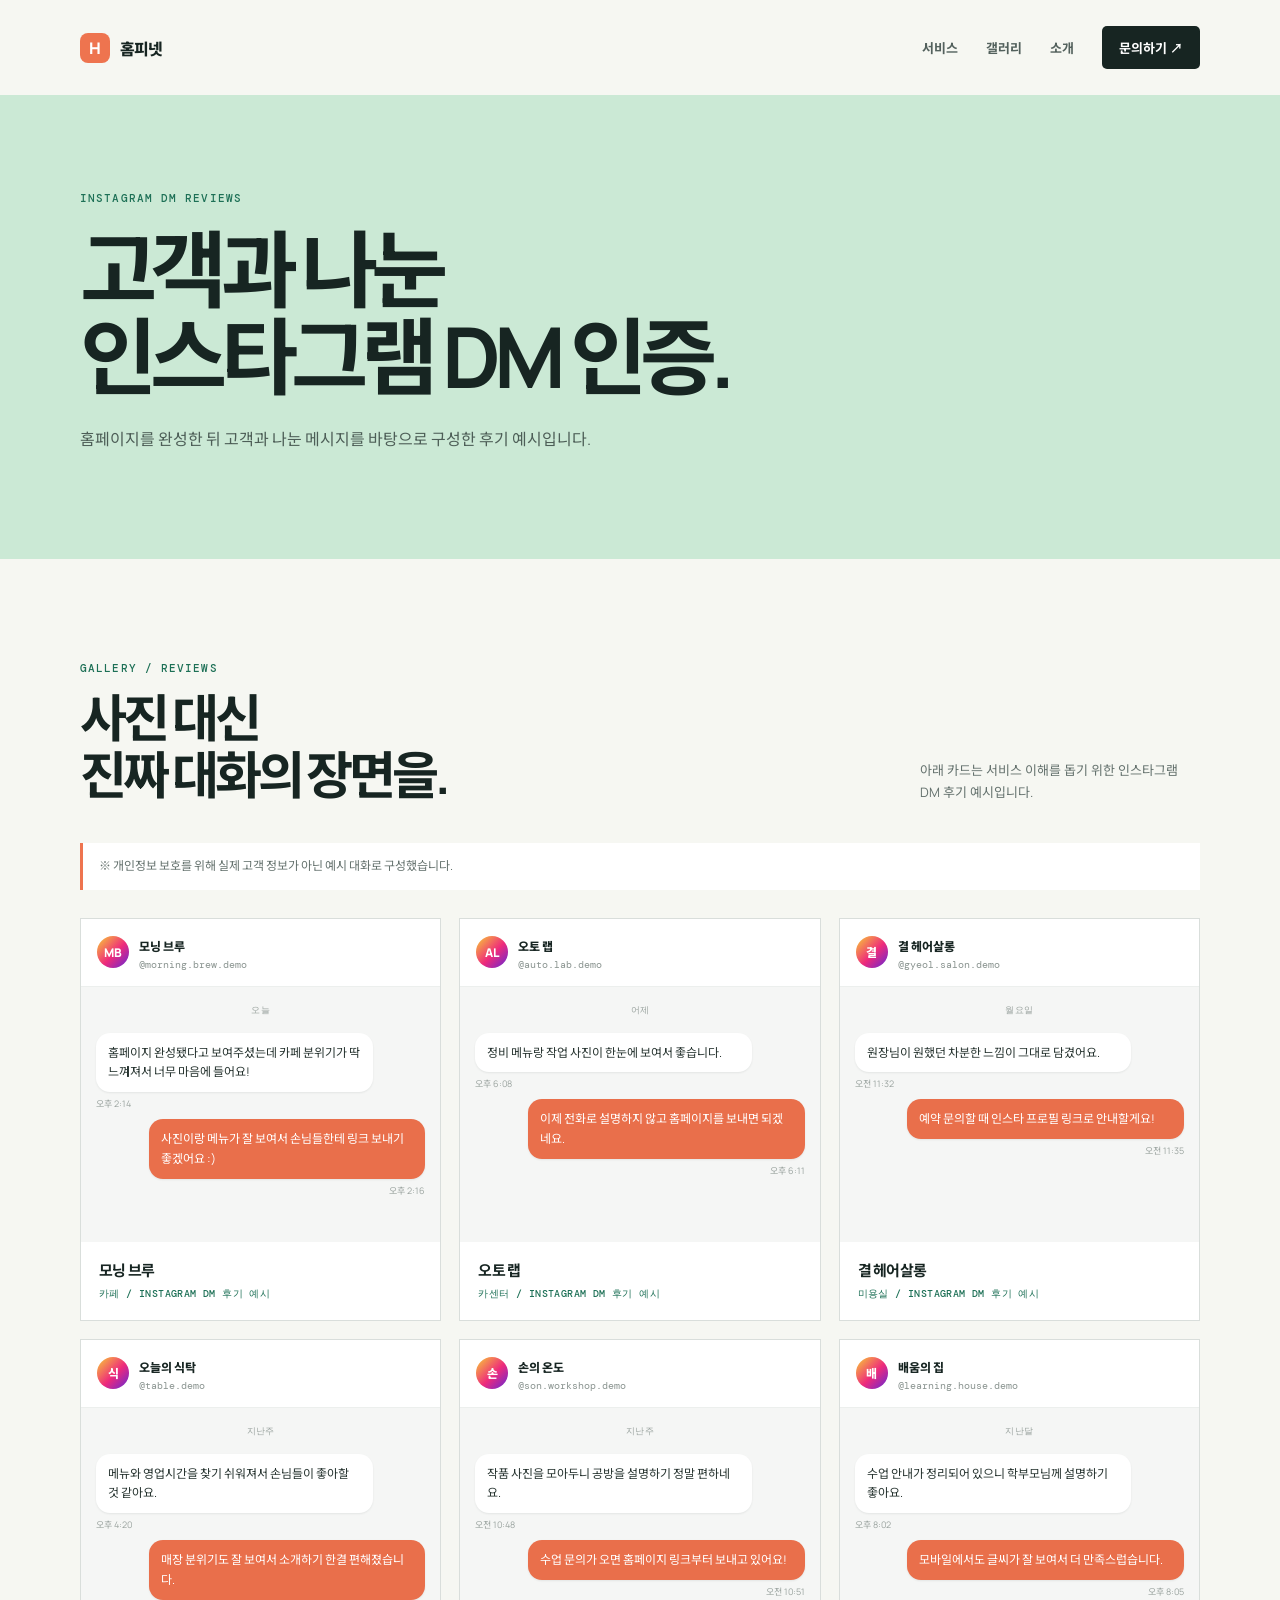
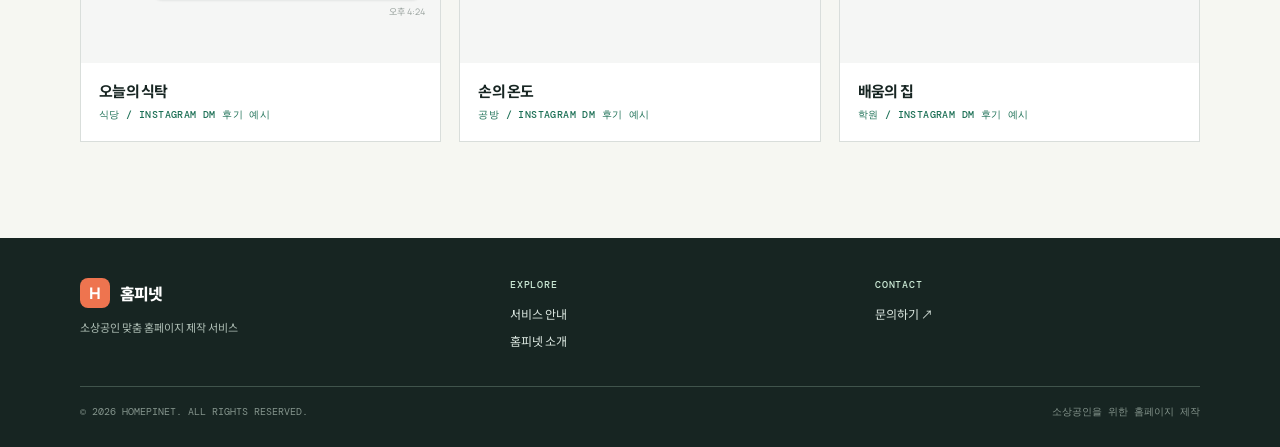
<file: gallery.html>
<!doctype html>
<html lang="ko"><head><meta charset="UTF-8"><meta name="viewport" content="width=device-width, initial-scale=1.0"><meta name="description" content="홈피넷 인스타그램 DM 후기 예시"><title>갤러리 | 홈피넷</title><link rel="preconnect" href="https://fonts.googleapis.com"><link rel="preconnect" href="https://fonts.gstatic.com" crossorigin><link href="https://fonts.googleapis.com/css2?family=DM+Mono:wght@400;500&family=Manrope:wght@500;700;800&family=Noto+Sans+KR:wght@400;600;700;800&display=swap" rel="stylesheet"><link rel="stylesheet" href="site.css"><style>
.gallery-grid{align-items:start}.dm-card{overflow:hidden;border:1px solid #d9dedb;background:#fff}.dm-top{display:flex;align-items:center;gap:10px;padding:15px 16px;border-bottom:1px solid #ecefed;background:#fff}.dm-avatar{display:grid;width:32px;height:32px;place-items:center;border-radius:50%;color:#fff;background:linear-gradient(135deg,#f9ce34,#ee2a7b 55%,#6228d7);font-size:12px;font-weight:800}.dm-name{font-size:12px;font-weight:800}.dm-handle{display:block;margin-top:2px;color:#89938f;font:10px 'DM Mono',monospace}.dm-body{min-height:255px;padding:17px 15px 15px;background:#f5f6f5}.dm-label{display:block;margin-bottom:16px;color:#9aa39f;text-align:center;font:9px 'DM Mono',monospace;letter-spacing:.04em}.dm-message{max-width:84%;margin:9px 0;padding:10px 12px;border-radius:14px;color:#273430;background:#fff;font-size:12px;line-height:1.65;box-shadow:0 1px 2px rgba(23,37,34,.08)}.dm-message.reply{margin-left:auto;color:#fff;background:#e96f4b}.dm-time{display:block;margin-top:-4px;color:#9aa39f;font-size:9px}.dm-time.right{text-align:right}.dm-card-info{padding:17px 18px 19px;background:#fff}.dm-card-info strong{display:block;font-size:15px;letter-spacing:-.05em}.dm-card-info span{display:block;margin-top:6px;color:var(--green);font:500 10px 'DM Mono',monospace;letter-spacing:.04em}.gallery-note{margin:0 0 28px;padding:13px 16px;border-left:3px solid var(--orange);color:var(--muted);background:#fff;font-size:12px;line-height:1.7}
</style></head><body><header class="header"><nav class="nav wrap" aria-label="주요 메뉴"><a class="logo" href="index.html"><span class="logo-mark">H</span>홈피넷</a><div class="nav-links"><a href="service.html">서비스</a><a href="gallery.html">갤러리</a><a href="about.html">소개</a><a class="nav-cta" href="contact.html">문의하기 ↗</a></div></nav></header><main><section class="page-hero"><div class="wrap"><span class="eyebrow">Instagram DM reviews</span><h1>고객과 나눈<br>인스타그램 DM 인증.</h1><p>홈페이지를 완성한 뒤 고객과 나눈 메시지를 바탕으로 구성한 후기 예시입니다.</p></div></section><section class="page-main"><div class="wrap"><div class="section-head"><div><span class="eyebrow">Gallery / Reviews</span><h2>사진 대신<br>진짜 대화의 장면을.</h2></div><p>아래 카드는 서비스 이해를 돕기 위한 인스타그램 DM 후기 예시입니다.</p></div><p class="gallery-note">※ 개인정보 보호를 위해 실제 고객 정보가 아닌 예시 대화로 구성했습니다.</p><div class="gallery-grid"><article class="dm-card"><div class="dm-top"><span class="dm-avatar">MB</span><div><span class="dm-name">모닝 브루</span><span class="dm-handle">@morning.brew.demo</span></div></div><div class="dm-body"><span class="dm-label">오늘</span><p class="dm-message">홈페이지 완성됐다고 보여주셨는데 카페 분위기가 딱 느껴져서 너무 마음에 들어요!</p><span class="dm-time">오후 2:14</span><p class="dm-message reply">사진이랑 메뉴가 잘 보여서 손님들한테 링크 보내기 좋겠어요 :)</p><span class="dm-time right">오후 2:16</span></div><div class="dm-card-info"><strong>모닝 브루</strong><span>카페 / INSTAGRAM DM 후기 예시</span></div></article><article class="dm-card"><div class="dm-top"><span class="dm-avatar">AL</span><div><span class="dm-name">오토 랩</span><span class="dm-handle">@auto.lab.demo</span></div></div><div class="dm-body"><span class="dm-label">어제</span><p class="dm-message">정비 메뉴랑 작업 사진이 한눈에 보여서 좋습니다.</p><span class="dm-time">오후 6:08</span><p class="dm-message reply">이제 전화로 설명하지 않고 홈페이지를 보내면 되겠네요.</p><span class="dm-time right">오후 6:11</span></div><div class="dm-card-info"><strong>오토 랩</strong><span>카센터 / INSTAGRAM DM 후기 예시</span></div></article><article class="dm-card"><div class="dm-top"><span class="dm-avatar">결</span><div><span class="dm-name">결 헤어살롱</span><span class="dm-handle">@gyeol.salon.demo</span></div></div><div class="dm-body"><span class="dm-label">월요일</span><p class="dm-message">원장님이 원했던 차분한 느낌이 그대로 담겼어요.</p><span class="dm-time">오전 11:32</span><p class="dm-message reply">예약 문의할 때 인스타 프로필 링크로 안내할게요!</p><span class="dm-time right">오전 11:35</span></div><div class="dm-card-info"><strong>결 헤어살롱</strong><span>미용실 / INSTAGRAM DM 후기 예시</span></div></article><article class="dm-card"><div class="dm-top"><span class="dm-avatar">식</span><div><span class="dm-name">오늘의 식탁</span><span class="dm-handle">@table.demo</span></div></div><div class="dm-body"><span class="dm-label">지난주</span><p class="dm-message">메뉴와 영업시간을 찾기 쉬워져서 손님들이 좋아할 것 같아요.</p><span class="dm-time">오후 4:20</span><p class="dm-message reply">매장 분위기도 잘 보여서 소개하기 한결 편해졌습니다.</p><span class="dm-time right">오후 4:24</span></div><div class="dm-card-info"><strong>오늘의 식탁</strong><span>식당 / INSTAGRAM DM 후기 예시</span></div></article><article class="dm-card"><div class="dm-top"><span class="dm-avatar">손</span><div><span class="dm-name">손의 온도</span><span class="dm-handle">@son.workshop.demo</span></div></div><div class="dm-body"><span class="dm-label">지난주</span><p class="dm-message">작품 사진을 모아두니 공방을 설명하기 정말 편하네요.</p><span class="dm-time">오전 10:48</span><p class="dm-message reply">수업 문의가 오면 홈페이지 링크부터 보내고 있어요!</p><span class="dm-time right">오전 10:51</span></div><div class="dm-card-info"><strong>손의 온도</strong><span>공방 / INSTAGRAM DM 후기 예시</span></div></article><article class="dm-card"><div class="dm-top"><span class="dm-avatar">배</span><div><span class="dm-name">배움의 집</span><span class="dm-handle">@learning.house.demo</span></div></div><div class="dm-body"><span class="dm-label">지난달</span><p class="dm-message">수업 안내가 정리되어 있으니 학부모님께 설명하기 좋아요.</p><span class="dm-time">오후 8:02</span><p class="dm-message reply">모바일에서도 글씨가 잘 보여서 더 만족스럽습니다.</p><span class="dm-time right">오후 8:05</span></div><div class="dm-card-info"><strong>배움의 집</strong><span>학원 / INSTAGRAM DM 후기 예시</span></div></article></div></div></section></main><footer class="footer"><div class="wrap"><div class="footer-top"><div><a class="logo" href="index.html"><span class="logo-mark">H</span>홈피넷</a><p>소상공인 맞춤 홈페이지 제작 서비스</p></div><div><span class="footer-heading">Explore</span><div class="footer-links"><a href="service.html">서비스 안내</a><a href="about.html">홈피넷 소개</a></div></div><div><span class="footer-heading">Contact</span><a href="contact.html" class="footer-links">문의하기 ↗</a></div></div><div class="footer-bottom"><span>© 2026 HOMEPINET. ALL RIGHTS RESERVED.</span><span>소상공인을 위한 홈페이지 제작</span></div></div></footer></body></html>
</file>
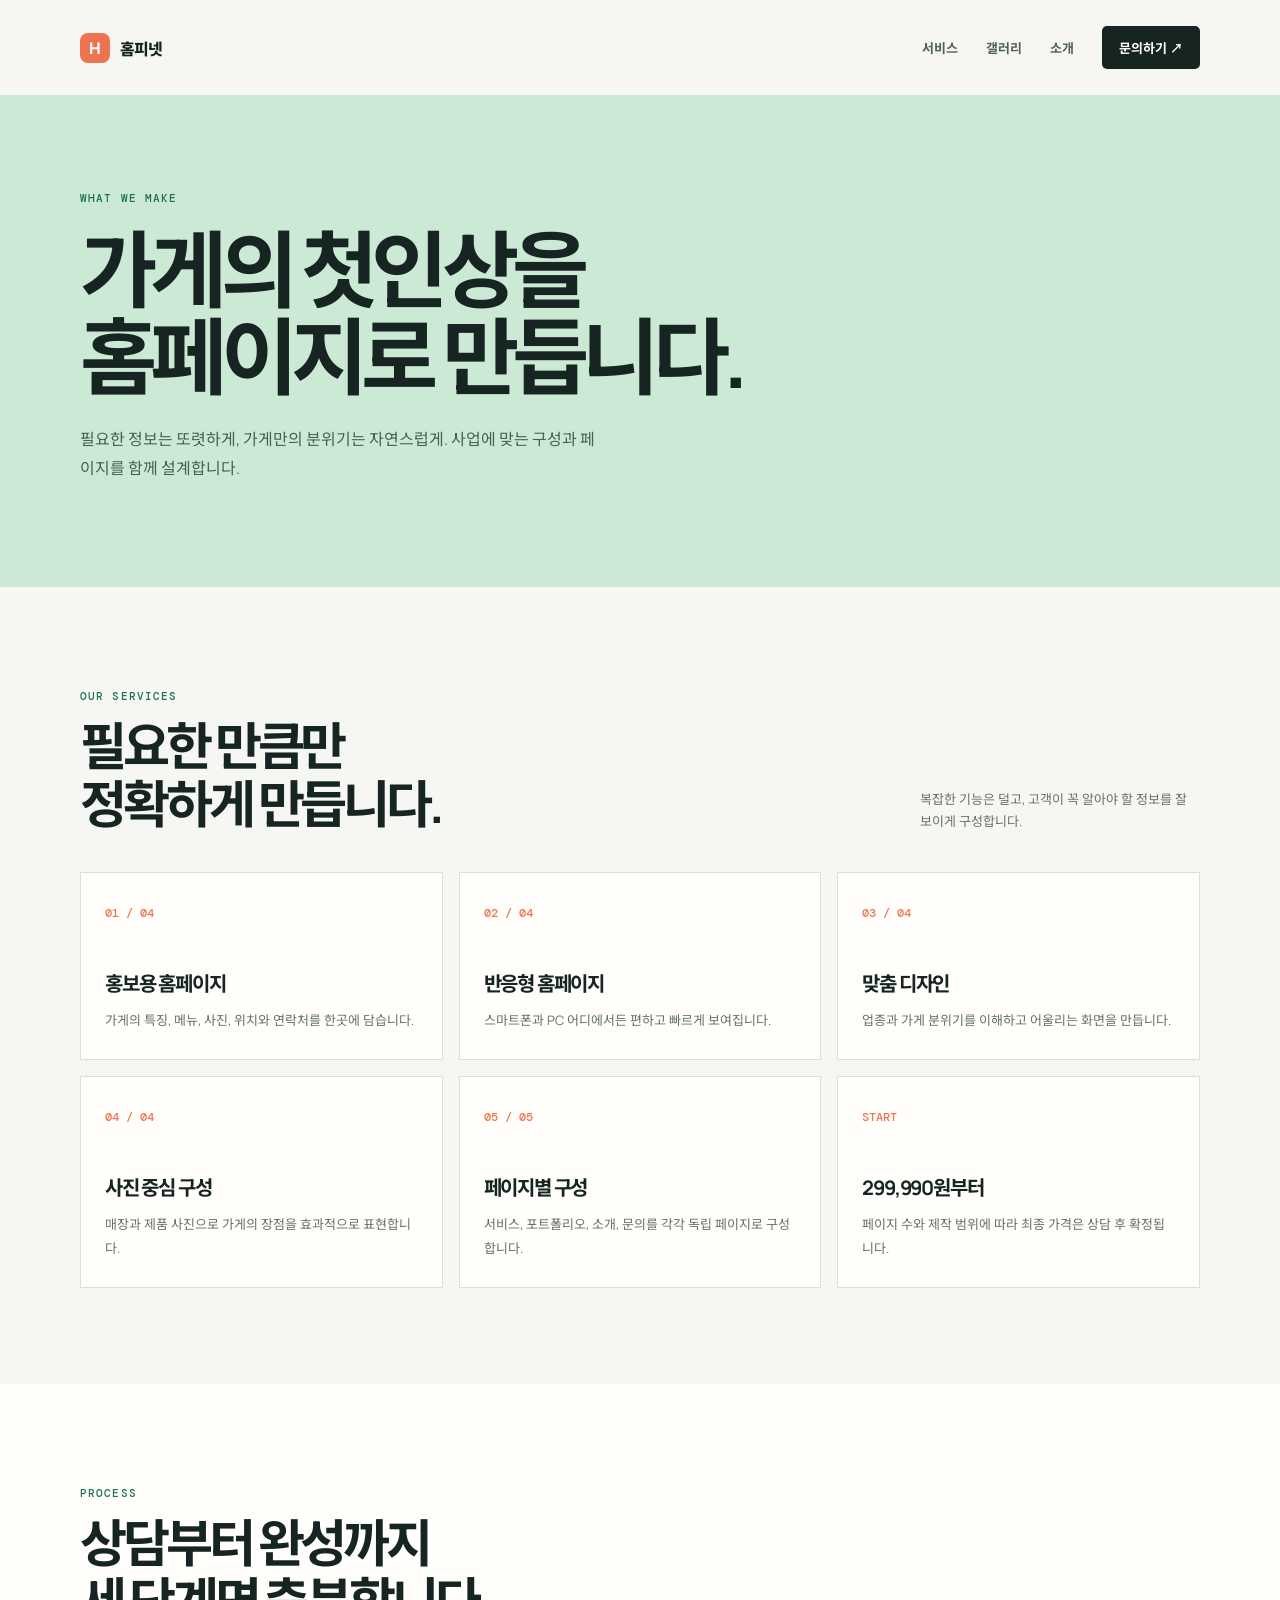
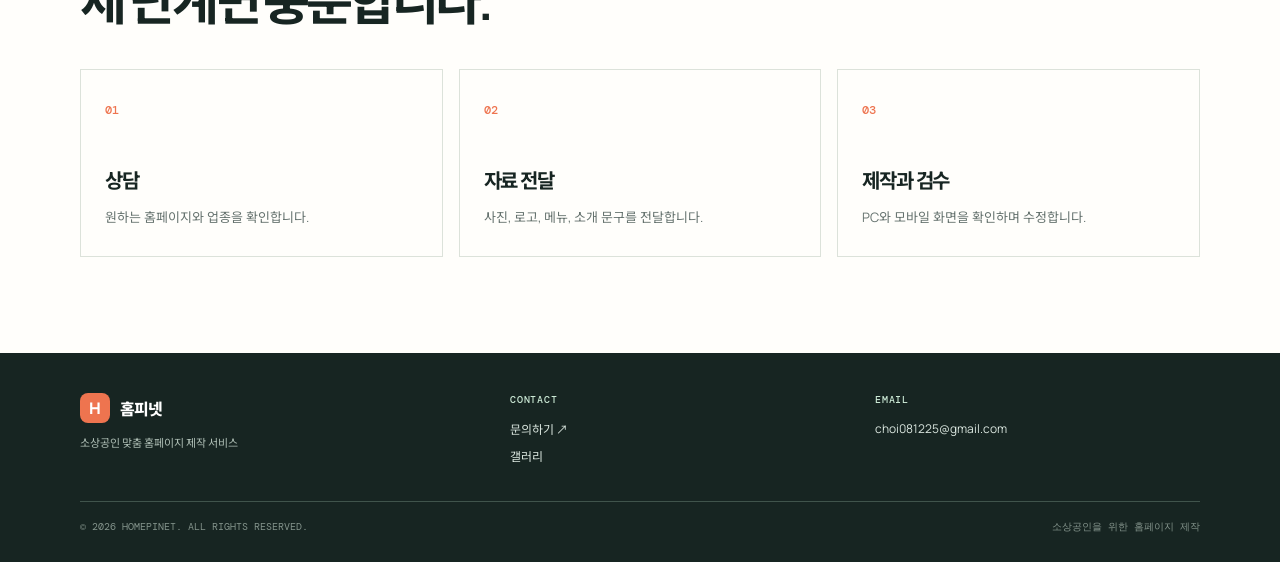
<file: service.html>
<!doctype html>
<html lang="ko"><head><meta charset="UTF-8"><meta name="viewport" content="width=device-width, initial-scale=1.0"><meta name="description" content="홈피넷의 홈페이지 제작 서비스와 요금 안내"><title>서비스 | 홈피넷</title><link rel="preconnect" href="https://fonts.googleapis.com"><link rel="preconnect" href="https://fonts.gstatic.com" crossorigin><link href="https://fonts.googleapis.com/css2?family=DM+Mono:wght@400;500&family=Manrope:wght@500;700;800&family=Noto+Sans+KR:wght@400;600;700;800&display=swap" rel="stylesheet"><link rel="stylesheet" href="site.css"></head><body><header class="header"><nav class="nav wrap" aria-label="주요 메뉴"><a class="logo" href="index.html"><span class="logo-mark">H</span>홈피넷</a><div class="nav-links"><a href="service.html">서비스</a><a href="gallery.html">갤러리</a><a href="about.html">소개</a><a class="nav-cta" href="contact.html">문의하기 ↗</a></div></nav></header><main><section class="page-hero"><div class="wrap"><span class="eyebrow">What we make</span><h1>가게의 첫인상을<br>홈페이지로 만듭니다.</h1><p>필요한 정보는 또렷하게, 가게만의 분위기는 자연스럽게. 사업에 맞는 구성과 페이지를 함께 설계합니다.</p></div></section><section class="page-main"><div class="wrap"><div class="section-head"><div><span class="eyebrow">Our services</span><h2>필요한 만큼만<br>정확하게 만듭니다.</h2></div><p>복잡한 기능은 덜고, 고객이 꼭 알아야 할 정보를 잘 보이게 구성합니다.</p></div><div class="grid"><article class="panel"><span class="index">01 / 04</span><h3>홍보용 홈페이지</h3><p>가게의 특징, 메뉴, 사진, 위치와 연락처를 한곳에 담습니다.</p></article><article class="panel"><span class="index">02 / 04</span><h3>반응형 홈페이지</h3><p>스마트폰과 PC 어디에서든 편하고 빠르게 보여집니다.</p></article><article class="panel"><span class="index">03 / 04</span><h3>맞춤 디자인</h3><p>업종과 가게 분위기를 이해하고 어울리는 화면을 만듭니다.</p></article><article class="panel"><span class="index">04 / 04</span><h3>사진 중심 구성</h3><p>매장과 제품 사진으로 가게의 장점을 효과적으로 표현합니다.</p></article><article class="panel"><span class="index">05 / 05</span><h3>페이지별 구성</h3><p>서비스, 포트폴리오, 소개, 문의를 각각 독립 페이지로 구성합니다.</p></article><article class="panel"><span class="index">START</span><h3>299,990원부터</h3><p>페이지 수와 제작 범위에 따라 최종 가격은 상담 후 확정됩니다.</p></article></div></div></section><section class="page-main band"><div class="wrap"><div class="section-head"><div><span class="eyebrow">Process</span><h2>상담부터 완성까지<br>세 단계면 충분합니다.</h2></div></div><div class="grid"><article class="panel"><span class="index">01</span><h3>상담</h3><p>원하는 홈페이지와 업종을 확인합니다.</p></article><article class="panel"><span class="index">02</span><h3>자료 전달</h3><p>사진, 로고, 메뉴, 소개 문구를 전달합니다.</p></article><article class="panel"><span class="index">03</span><h3>제작과 검수</h3><p>PC와 모바일 화면을 확인하며 수정합니다.</p></article></div></div></section></main><footer class="footer"><div class="wrap"><div class="footer-top"><div><a class="logo" href="index.html"><span class="logo-mark">H</span>홈피넷</a><p>소상공인 맞춤 홈페이지 제작 서비스</p></div><div><span class="footer-heading">Contact</span><div class="footer-links"><a href="contact.html">문의하기 ↗</a><a href="gallery.html">갤러리</a></div></div><div><span class="footer-heading">Email</span><a href="mailto:choi081225@gmail.com" class="footer-links">choi081225@gmail.com</a></div></div><div class="footer-bottom"><span>© 2026 HOMEPINET. ALL RIGHTS RESERVED.</span><span>소상공인을 위한 홈페이지 제작</span></div></div></footer></body></html>
</file>
<file: responsive.css>
@media (max-width: 800px) {
  .wrap {
    width: min(calc(100% - 36px), 600px);
  }

  header nav,
  header .nav {
    flex-wrap: wrap;
    gap: 18px;
  }

  .nav-links {
    flex: 1 1 100%;
    justify-content: flex-end;
    gap: 10px 18px;
    flex-wrap: wrap;
  }

  .nav-links a:not(.nav-cta) {
    display: block;
  }

  .nav-cta {
    padding: 10px 13px;
  }

  .page-hero {
    padding: 72px 0 76px;
  }

  .page-hero h1,
  .hero h1 {
    font-size: clamp(40px, 12vw, 64px);
    overflow-wrap: anywhere;
  }

  .page-hero p,
  .hero-copy {
    font-size: 14px;
  }

  .hero {
    min-height: auto;
    padding: 132px 0 56px;
  }

  .hero-content {
    max-width: none;
  }

  .actions,
  .contact-buttons {
    align-items: stretch;
    flex-direction: column;
  }

  .actions .button,
  .contact-buttons .button {
    width: 100%;
  }

  .price-card {
    position: relative;
    right: auto;
    bottom: auto;
    width: 100%;
    margin-top: 48px;
  }

  .section-head {
    align-items: start;
    flex-direction: column;
  }

  .section-head > p {
    margin-top: 16px;
  }

  .grid,
  .gallery-grid {
    grid-template-columns: 1fr;
  }

  .contact-inner,
  .contact-box {
    align-items: stretch;
    flex-direction: column;
  }

  .contact-right,
  .contact-list {
    min-width: 0;
    width: 100%;
  }

  .contact-email {
    overflow-wrap: anywhere;
  }

  .footer-top {
    grid-template-columns: 1fr;
  }

  .footer-bottom {
    gap: 10px;
    flex-direction: column;
  }
}

@media (max-width: 420px) {
  .wrap {
    width: min(calc(100% - 28px), 600px);
  }

  .nav-links {
    justify-content: space-between;
    gap: 8px;
    font-size: 12px;
  }

  .nav-cta {
    padding: 9px 10px;
  }

  .page-hero h1,
  .hero h1 {
    letter-spacing: -0.06em;
  }
}
</file>
<file: site.css>
@import url("responsive.css");html,body{min-height:100%;background:var(--paper)}
:root{--ink:#172522;--muted:#65726e;--paper:#f6f7f2;--white:#fffefb;--line:#dce2da;--mint:#cbe9d5;--green:#1d7056;--orange:#ee744f}*{box-sizing:border-box}body{margin:0;color:var(--ink);background:var(--paper);font-family:Manrope,'Noto Sans KR',sans-serif}a{color:inherit;text-decoration:none}.wrap{width:min(1120px,calc(100% - 48px));margin:auto}.header{padding:26px 0;background:var(--paper)}.nav{display:flex;align-items:center;justify-content:space-between}.logo{display:flex;align-items:center;gap:10px;font-weight:800;letter-spacing:-.06em}.logo-mark{display:grid;width:30px;height:30px;place-items:center;border-radius:8px;color:#fff;background:var(--orange)}.nav-links{display:flex;align-items:center;gap:28px;color:#53615d;font-size:13px;font-weight:700}.nav-links a:hover,.footer-links a:hover{color:var(--green)}.nav-cta{padding:12px 17px;border-radius:5px;color:#fff;background:var(--ink)}.eyebrow{color:var(--green);font:500 11px 'DM Mono',monospace;letter-spacing:.1em;text-transform:uppercase}.page-hero{padding:90px 0 105px;background:var(--mint)}.page-hero h1{max-width:740px;margin:18px 0 0;font-size:clamp(48px,7vw,84px);line-height:1.04;letter-spacing:-.08em}.page-hero p{max-width:520px;margin:25px 0 0;color:#4d5e57;font-size:16px;line-height:1.8}.page-main{padding:96px 0}.section-head{display:flex;align-items:end;justify-content:space-between;margin-bottom:40px}.section-head h2{margin:12px 0 0;font-size:clamp(32px,4vw,52px);line-height:1.12;letter-spacing:-.08em}.section-head p{max-width:280px;margin:0;color:var(--muted);font-size:13px;line-height:1.7}.grid{display:grid;grid-template-columns:repeat(3,1fr);gap:16px}.panel{padding:27px 24px;border:1px solid var(--line);background:var(--white)}.panel h3{margin:46px 0 12px;font-size:20px;letter-spacing:-.06em}.panel p{margin:0;color:var(--muted);font-size:13px;line-height:1.8}.index{color:var(--orange);font:500 12px 'DM Mono',monospace}.band{background:var(--white)}.gallery-grid{display:grid;grid-template-columns:repeat(3,1fr);gap:18px}.work{background:var(--white)}.work-image{aspect-ratio:1.2;background:center/cover}.work:nth-child(1) .work-image{background-image:url('https://images.unsplash.com/photo-1495474472287-4d71bcdd2085?auto=format&fit=crop&w=1000&q=85')}.work:nth-child(2) .work-image{background-image:url('https://images.unsplash.com/photo-1487754180451-c456f719a1fc?auto=format&fit=crop&w=1000&q=85')}.work:nth-child(3) .work-image{background-image:url('https://images.unsplash.com/photo-1560066984-138dadb4c035?auto=format&fit=crop&w=1000&q=85')}.work:nth-child(4) .work-image{background-image:url('https://images.unsplash.com/photo-1515003197210-e0cd71810b5f?auto=format&fit=crop&w=1000&q=85')}.work:nth-child(5) .work-image{background-image:url('https://images.unsplash.com/photo-1452860606245-08befc0ff44b?auto=format&fit=crop&w=1000&q=85')}.work:nth-child(6) .work-image{background-image:url('https://images.unsplash.com/photo-1509062522246-3755977927d7?auto=format&fit=crop&w=1000&q=85')}.work-info{display:flex;justify-content:space-between;padding:17px 18px 19px}.work-info strong{font-size:15px;letter-spacing:-.05em}.work-info span{color:var(--muted);font-size:11px}.contact-box{display:grid;grid-template-columns:1fr 1fr;gap:45px;padding:36px;background:var(--orange);color:#fff}.contact-box h2{margin:12px 0 0;font-size:clamp(34px,5vw,60px);line-height:1.08;letter-spacing:-.08em}.contact-box p{color:#ffe2d8;line-height:1.8}.contact-list{display:grid;gap:12px;align-content:center}.contact-list a{padding:16px 18px;border-bottom:1px solid rgba(255,255,255,.5);font-weight:700}.footer{padding:40px 0 28px;color:#fff;background:var(--ink)}.footer-top{display:grid;grid-template-columns:1.2fr 1fr 1fr;gap:40px;padding-bottom:36px;border-bottom:1px solid #40544c}.footer p{margin:10px 0 0;color:#aebeb5;font-size:11px;line-height:1.8}.footer-heading{display:block;margin-bottom:14px;color:var(--mint);font:500 10px 'DM Mono',monospace;letter-spacing:.08em;text-transform:uppercase}.footer-links{display:grid;gap:9px;color:#d9e5de;font-size:12px}.footer-bottom{display:flex;justify-content:space-between;padding-top:18px;color:#84948c;font:10px 'DM Mono',monospace}@media(max-width:800px){.wrap{width:min(100% - 36px,600px)}.header{padding:18px 0}.nav-links a:not(.nav-cta){display:none}.page-hero{padding:70px 0 78px}.page-main{padding:70px 0}.section-head{display:block}.section-head p{margin-top:18px}.grid,.gallery-grid{grid-template-columns:1fr}.contact-box{grid-template-columns:1fr;padding:25px}.footer-top,.footer-bottom{display:block}.footer-top>div+div{margin-top:28px}.footer-bottom span{display:block;margin-top:9px}}
</file>
